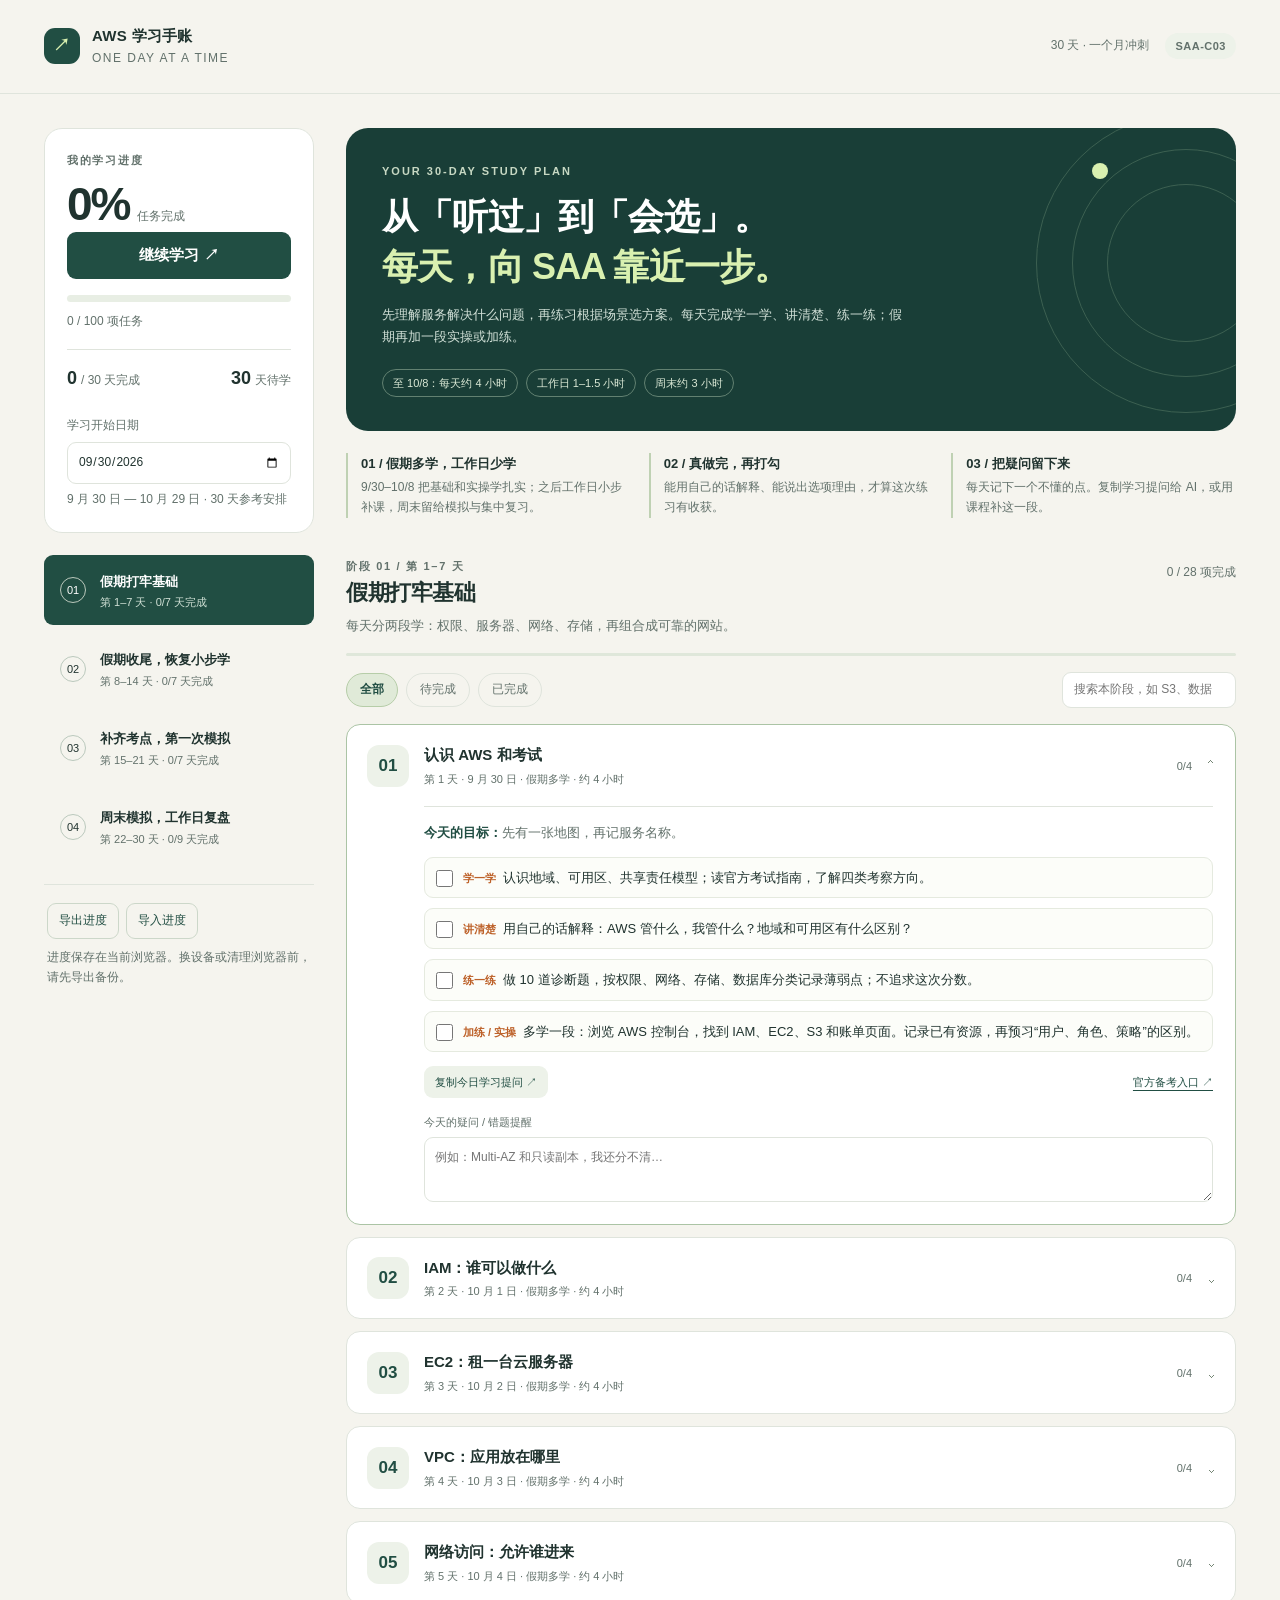
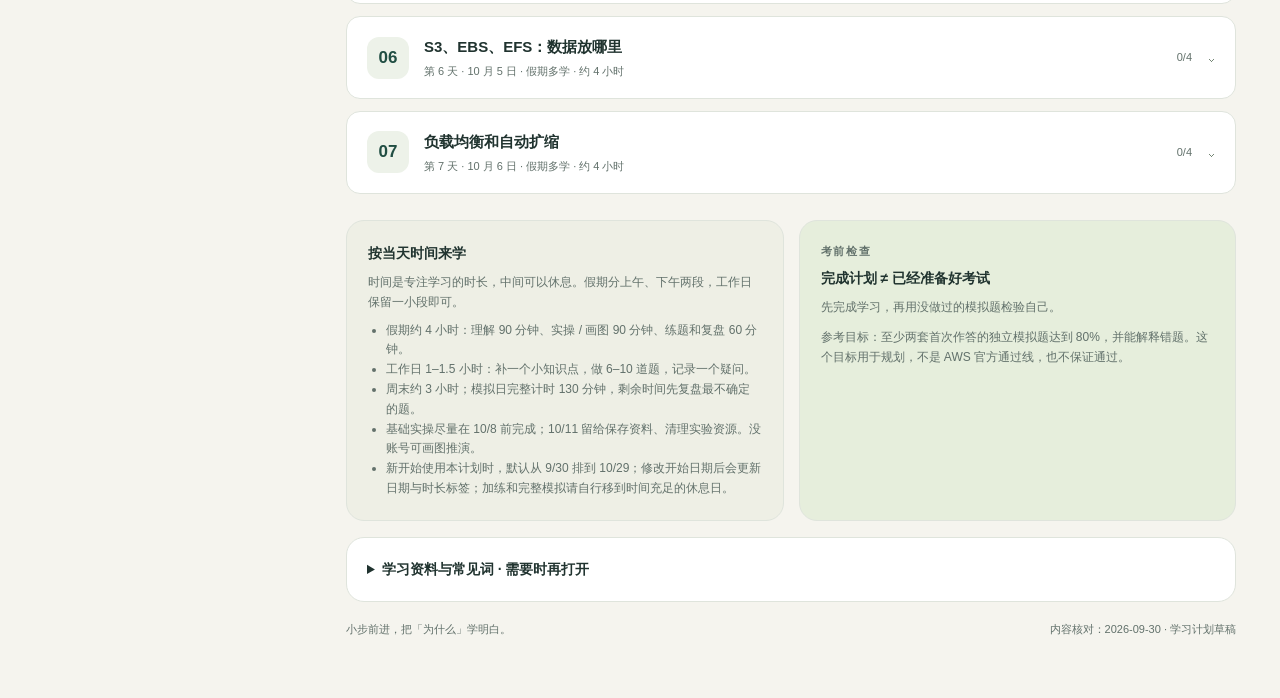
<file: index.html>
<!doctype html>
<html lang="zh-CN">
<head>
<meta charset="utf-8">
<meta name="viewport" content="width=device-width, initial-scale=1">
<meta name="theme-color" content="#193e37">
<title>AWS SAA · 30 天学习计划</title>
<style>
:root{--paper:#f5f4ee;--white:#fff;--ink:#20332f;--muted:#62716b;--green:#214e43;--lime:#d9f0b0;--line:#dfe4dc;--orange:#bd6129;--soft:#edf2e9;--radius:18px}
*{box-sizing:border-box}body{margin:0;background:var(--paper);color:var(--ink);font-family:-apple-system,BlinkMacSystemFont,"Segoe UI","PingFang SC","Microsoft YaHei",sans-serif;font-size:15px;line-height:1.65}button,input,select,textarea{font:inherit}button,a,input,select,textarea,summary{-webkit-tap-highlight-color:transparent}button{cursor:pointer}a{color:var(--green);text-underline-offset:4px}button:focus-visible,a:focus-visible,summary:focus-visible,input:focus-visible,select:focus-visible,textarea:focus-visible{outline:3px solid #88a968;outline-offset:4px}button{border:0}button:disabled{cursor:default;opacity:.65}h1,h2,h3,p{margin:0}button,input,select,textarea{border-radius:9px}header{max-width:1440px;margin:auto;padding:24px 44px;display:flex;align-items:center;justify-content:space-between;gap:20px;border-bottom:1px solid var(--line)}.brand{display:flex;align-items:center;gap:12px;font-weight:750;letter-spacing:.3px}.brand-icon{display:grid;place-items:center;width:36px;height:36px;border-radius:11px;background:var(--green);color:var(--lime);font-size:17px}.brand small{font-size:12px;color:var(--muted);font-weight:500;display:block;letter-spacing:1.5px}.header-meta{font-size:12px;color:var(--muted);display:flex;gap:16px;align-items:center}.pill{display:inline-flex;align-items:center;gap:6px;font-size:11px;font-weight:650;letter-spacing:.5px;padding:4px 10px;background:var(--soft);border-radius:100px}.layout{max-width:1440px;margin:auto;padding:34px 44px 60px;display:grid;grid-template-columns:270px minmax(0,1fr);gap:32px}.sidebar{align-self:start;position:sticky;top:24px}.side-card{background:var(--white);border:1px solid var(--line);border-radius:var(--radius);padding:22px}.eyebrow{font-size:11px;letter-spacing:1.7px;color:var(--muted);font-weight:700}.progress-number{display:flex;align-items:baseline;gap:8px;margin-top:8px}.progress-number strong{font-size:46px;line-height:1.2;letter-spacing:-2px}.progress-number span{color:var(--muted);font-size:12px}.track{height:7px;border-radius:100px;background:#e8eee4;overflow:hidden;margin:16px 0 10px}.track span{display:block;background:var(--green);height:100%;transition:width .2s}.small{font-size:12px;color:var(--muted)}.stats{display:flex;justify-content:space-between;margin:18px 0 22px;padding-top:14px;border-top:1px solid var(--line);font-size:12px;color:var(--muted)}.stats strong{color:var(--ink);font-size:18px;padding-right:4px}.primary{background:var(--green);color:white;padding:11px 18px;font-weight:600}.full{width:100%}.date-setting{display:block;margin-top:22px;font-size:12px;color:var(--muted)}.date-setting input{width:100%;background:white;border:1px solid var(--line);padding:9px 10px;margin:6px 0;color:var(--ink)}.week-nav{display:grid;gap:8px;margin:22px 0}.week-nav button{text-align:left;padding:13px 15px;background:transparent;border:1px solid transparent;color:var(--ink);display:grid;grid-template-columns:28px 1fr;gap:12px;align-items:center}.week-nav button:hover{background:#e8eee3}.week-nav button.active{background:var(--green);color:white}.week-nav button.active .small{color:#d0e0d5}.week-num{font-size:11px;border:1px solid #bac8bc;border-radius:50%;height:26px;width:26px;display:grid;place-items:center}.week-nav strong{font-size:13px;font-weight:650}.week-nav .small{display:block;font-size:11px}.utility{border-top:1px solid var(--line);padding:18px 3px 0}.utility-actions{display:flex;flex-wrap:wrap;gap:7px;margin-bottom:9px}.ghost{color:var(--green);border:1px solid #ccd7c9;background:transparent;padding:7px 11px;font-size:12px}.ghost:hover{background:var(--soft)}.hero{position:relative;overflow:hidden;background:#193e37;color:white;border-radius:22px;padding:34px 36px;min-height:240px}.hero .eyebrow{color:#c7d8c3;letter-spacing:2px}.hero h1{font-size:36px;line-height:1.4;letter-spacing:-.8px;position:relative;margin:12px 0}.hero h1 em{font-style:normal;color:var(--lime)}.hero p{max-width:530px;color:#d1e0d7;font-size:13px;position:relative}.hero-tags{display:flex;flex-wrap:wrap;gap:8px;margin-top:22px;position:relative}.hero-tags span{font-size:11px;padding:4px 10px;border:1px solid #628171;border-radius:100px;color:#dbe9d6}.orbit{position:absolute;width:300px;height:300px;border:1px solid #3c6051;border-radius:50%;right:-100px;top:-15px}.orbit:before,.orbit:after{content:"";position:absolute;border:1px solid #3c6051;border-radius:50%;inset:35px}.orbit:after{inset:70px}.orbit-dot{position:absolute;width:16px;height:16px;border-radius:50%;background:var(--lime);right:128px;top:35px}.intro{display:grid;grid-template-columns:1fr 1fr 1fr;gap:18px;padding:22px 0 26px}.intro-item{padding-left:13px;border-left:2px solid #bfd1b3}.intro strong{display:block;font-size:13px}.intro p{font-size:12px;color:var(--muted);margin-top:3px}.section-heading{display:flex;justify-content:space-between;gap:18px;align-items:flex-start;margin:13px 0 17px}.section-heading h2{font-size:22px;letter-spacing:-.4px}.section-heading p{font-size:13px;color:var(--muted);margin-top:4px}.section-count{white-space:nowrap;padding-top:6px;font-size:12px;color:var(--muted)}.week-meter{height:3px;background:#dfe7da;border-radius:5px;margin-top:12px}.week-meter span{display:block;background:#6d9164;height:100%;transition:width .2s}.filters{display:flex;gap:8px;margin:16px 0;align-items:center;flex-wrap:wrap}.filter{font-size:12px;background:transparent;border:1px solid var(--line);color:var(--muted);padding:6px 13px;border-radius:100px}.filter[aria-pressed=true]{background:#e0ead8;border-color:#b6cda8;color:var(--green);font-weight:600}.search{margin-left:auto;max-width:225px;min-width:120px;border:1px solid var(--line);padding:7px 11px;background:white;font-size:12px;color:var(--ink)}.days{display:grid;gap:12px}.day{background:white;border:1px solid var(--line);border-radius:14px;overflow:hidden;scroll-margin-top:24px}.day[open]{border-color:#abc4a5}.day.complete{background:#fcfdf9}.day summary{list-style:none;display:flex;gap:15px;align-items:center;cursor:pointer;padding:18px 20px}.day summary::-webkit-details-marker{display:none}.day-marker{flex-shrink:0;width:42px;height:42px;border-radius:12px;display:grid;place-items:center;background:var(--soft);color:var(--green);font-size:17px;font-weight:650}.day.complete .day-marker{background:var(--green);color:var(--lime)}.day-main{flex:1;min-width:0}.day-title{font-size:15px;font-weight:650}.day-meta{font-size:11px;color:var(--muted);margin-top:2px}.day-right{display:flex;align-items:center;gap:15px;font-size:11px;color:var(--muted);white-space:nowrap}.arrow{font-size:16px;color:#758675;display:block;transition:transform .2s}.day[open] .arrow{transform:rotate(180deg)}.day-body{padding:0 22px 22px 77px}.goal{font-size:13px;color:var(--muted);border-top:1px solid var(--line);padding-top:15px;margin-bottom:13px}.goal strong{color:var(--green)}.tasks{display:grid;gap:10px}.task{display:flex;align-items:flex-start;gap:10px;font-size:13px;padding:9px 11px;border:1px solid #e5eadf;border-radius:9px;cursor:pointer;background:#fcfdf9}.task:hover{background:#f1f6e9}.task input{width:17px;height:17px;accent-color:var(--green);margin:3px 0 0;flex-shrink:0;cursor:pointer}.task input:checked+span{color:#6c7d67;text-decoration:line-through;text-decoration-color:#a6b69e}.task b{font-size:11px;display:inline-block;color:var(--orange);margin-right:7px;font-weight:650}.tools{display:flex;align-items:center;justify-content:space-between;gap:8px;flex-wrap:wrap;margin-top:14px}.tools a{font-size:11px}.copy{font-size:11px;padding:7px 11px;background:#edf2e9;color:var(--green)}.notes-label{font-size:11px;color:var(--muted);display:block;margin-top:15px}.note{width:100%;border:1px solid var(--line);padding:10px;resize:vertical;min-height:65px;background:#fff;font-size:12px;display:block;margin-top:5px;color:var(--ink)}.mock{padding:12px 14px;border-radius:10px;background:#f4f2e6;margin-top:14px;font-size:12px}.mock input[type=number]{width:66px;border:1px solid #d2d4c7;background:white;padding:4px 7px;color:var(--ink);margin:0 4px}.fresh{display:block;margin-top:8px}.fresh input{accent-color:var(--green);vertical-align:middle}.score-result{margin-left:10px;font-size:11px;color:var(--muted)}.empty{padding:35px;text-align:center;border:1px dashed var(--line);border-radius:14px;font-size:13px;color:var(--muted)}.bottom-grid{display:grid;grid-template-columns:1fr 1fr;gap:15px;margin:26px 0 16px}.guide-card{border:1px solid var(--line);background:#eeefe5;border-radius:var(--radius);padding:21px}.guide-card h3{font-size:14px;margin-bottom:8px}.guide-card p,.guide-card li{font-size:12px;color:var(--muted)}.guide-card ul{margin:8px 0 0;padding-left:18px}.readiness{background:#e6eedc}.readiness strong{font-size:13px;color:var(--green)}.resource-box{border:1px solid var(--line);border-radius:var(--radius);background:white;padding:20px}.resource-box summary{cursor:pointer;font-size:14px;font-weight:650}.resource-links{display:grid;grid-template-columns:1fr 1fr;gap:12px;margin:15px 0}.resource-links a{font-size:12px}.resource-box p{font-size:12px;color:var(--muted)}.glossary{display:grid;grid-template-columns:1fr 1fr;gap:10px;margin:16px 0}.glossary div{background:var(--soft);padding:11px;border-radius:9px;font-size:12px}.glossary strong{display:block;color:var(--green)}footer{font-size:11px;color:var(--muted);padding-top:18px;display:flex;justify-content:space-between;gap:14px}.toast{position:fixed;bottom:24px;left:50%;transform:translateX(-50%);background:var(--green);color:white;border-radius:12px;padding:12px 20px;box-shadow:0 6px 30px #0002;z-index:20;max-width:90vw;font-size:13px}.storage-warning{background:#fff0df;border:1px solid #e3bd96;padding:13px 16px;border-radius:12px;font-size:13px;margin-bottom:15px;color:#7a421b}.hidden,[hidden]{display:none!important}.skip{position:fixed;top:-100px;left:20px;background:white;padding:12px;z-index:30}.skip:focus{top:10px}dialog{border:1px solid var(--line);border-radius:18px;max-width:560px;width:calc(100% - 36px);padding:26px;color:var(--ink);background:var(--paper)}dialog::backdrop{background:#102b2666}dialog h2{font-size:19px;margin-bottom:10px}dialog p{font-size:13px;color:var(--muted)}dialog textarea{width:100%;min-height:200px;margin:15px 0;border:1px solid var(--line);padding:12px;background:white;font-size:13px;color:var(--ink)}.dialog-actions{display:flex;justify-content:flex-end;gap:8px}.field-label{font-size:12px;color:var(--muted)}
@media(min-width:1300px){.hero h1{font-size:40px}}
@media(max-width:1000px){header{padding:20px 26px}.layout{padding:26px;grid-template-columns:230px minmax(0,1fr);gap:23px}.hero{padding:27px}.hero h1{font-size:29px}.intro{gap:10px}.day-body{padding-left:22px}.day-title{font-size:14px}}
@media(max-width:740px){header{padding:16px 20px}.header-meta .version-date{display:none}.layout{display:block;padding:20px}.sidebar{position:static}.side-card{padding:18px}.side-top{display:flex;align-items:center;justify-content:space-between;gap:15px}.progress-number strong{font-size:34px}.progress-number{margin:2px 0}.side-card .track{margin:10px 0 6px}.stats{margin:8px 0 0;padding-top:8px}.side-card .primary{width:auto;white-space:nowrap;font-size:12px;padding:10px 12px}.date-setting{margin-top:12px}.date-setting input{width:auto;margin-left:9px;padding:5px 8px}.week-nav{grid-template-columns:1fr 1fr;gap:6px;margin:14px 0}.week-nav button{padding:9px;gap:7px;background:#eaf0e3}.week-nav .small{font-size:10px}.utility{padding:8px 0 16px;border-top:0}.utility-actions{margin-bottom:5px}.hero{padding:25px;min-height:220px}.hero h1{font-size:28px}.hero p{font-size:12px}.orbit{right:-160px}.orbit-dot{right:64px}.intro{grid-template-columns:1fr;padding:18px 0;gap:12px}.section-heading h2{font-size:20px}.day summary{padding:14px;gap:10px}.day-marker{width:36px;height:36px;font-size:15px;border-radius:10px}.day-right{gap:8px}.day-body{padding:0 14px 16px}.goal,.task{font-size:12px}.search{flex:1;max-width:none;width:100%;margin-left:0;flex-basis:100%}.bottom-grid{grid-template-columns:1fr}.resource-links,.glossary{grid-template-columns:1fr}footer{display:block}footer span{display:block;margin-top:4px}.section-count{font-size:11px}}
@media(prefers-reduced-motion:reduce){*{transition:none!important;scroll-behavior:auto!important}}
@media print{body{background:white;font-size:12px}.sidebar,header,.hero,.intro,.filters,.tools,.utility,.toast,dialog,.skip,footer{display:none!important}.layout{display:block;padding:0}.day{break-inside:avoid;margin-bottom:10px}.day-body{display:block!important;padding-left:20px}.day summary{padding:10px}.day-right .arrow{display:none}.bottom-grid{display:block}.guide-card{margin-top:12px}.note{min-height:45px}.resource-box{margin-top:15px}}
</style>
</head>
<body>
<a class="skip" href="#plan">跳到学习任务</a>
<header>
 <div class="brand"><span class="brand-icon" aria-hidden="true">↗</span><div>AWS 学习手账<small>ONE DAY AT A TIME</small></div></div>
 <div class="header-meta"><span class="version-date">30 天 · 一个月冲刺</span><span class="pill">SAA-C03</span></div>
</header>
<div class="layout">
 <aside class="sidebar" aria-label="学习进度与周计划">
  <div class="side-card">
   <div class="side-top"><div><div class="eyebrow">我的学习进度</div><div class="progress-number"><strong id="total-percent">0%</strong><span>任务完成</span></div></div><button class="primary full" id="continue">继续学习 ↗</button></div>
   <div class="track" role="progressbar" aria-label="全部任务完成度" aria-valuemin="0" aria-valuemax="100" aria-valuenow="0" id="overall-track"><span style="width:0%"></span></div>
   <div class="small" id="total-tasks">正在载入任务…</div>
   <div class="stats"><span><strong id="completed-days">0</strong>/ 30 天完成</span><span><strong id="remaining-days">30</strong>天待学</span></div>
   <label class="date-setting">学习开始日期<input type="date" id="start-date" min="2020-01-01" max="2100-12-01"></label>
   <p class="small" id="date-range"></p>
  </div>
  <nav class="week-nav" aria-label="选择学习阶段" id="week-nav"></nav>
  <div class="utility">
   <div class="utility-actions"><button class="ghost" id="export">导出进度</button><button class="ghost" id="import">导入进度</button></div>
   <p class="small" id="save-status" role="status">进度保存在当前浏览器。换设备或清理浏览器前，请先导出备份。</p>
   <input hidden type="file" id="import-file" accept="application/json,.json">
  </div>
 </aside>
 <main id="plan">
  <div class="storage-warning" id="storage-warning" role="alert" hidden>浏览器无法保存进度。当前仍可打勾，请及时导出备份，关闭页面前确认已导出。</div>
  <section class="hero" aria-label="学习计划简介">
   <div class="orbit" aria-hidden="true"></div><div class="orbit-dot" aria-hidden="true"></div>
   <div class="eyebrow">YOUR 30-DAY STUDY PLAN</div>
   <h1>从「听过」到「会选」。<br><em>每天，向 SAA 靠近一步。</em></h1>
   <p>先理解服务解决什么问题，再练习根据场景选方案。每天完成学一学、讲清楚、练一练；假期再加一段实操或加练。</p>
   <div class="hero-tags"><span>至 10/8：每天约 4 小时</span><span>工作日 1–1.5 小时</span><span>周末约 3 小时</span></div>
  </section>
  <div class="intro">
   <div class="intro-item"><strong>01 / 假期多学，工作日少学</strong><p>9/30–10/8 把基础和实操学扎实；之后工作日小步补课，周末留给模拟与集中复习。</p></div>
   <div class="intro-item"><strong>02 / 真做完，再打勾</strong><p>能用自己的话解释、能说出选项理由，才算这次练习有收获。</p></div>
   <div class="intro-item"><strong>03 / 把疑问留下来</strong><p>每天记下一个不懂的点。复制学习提问给 AI，或用课程补这一段。</p></div>
  </div>
  <section aria-labelledby="week-title">
   <div class="section-heading"><div><div class="eyebrow" id="week-kicker"></div><h2 id="week-title"></h2><p id="week-description"></p></div><span class="section-count" id="week-count"></span></div>
   <div class="week-meter" aria-hidden="true"><span id="week-bar" style="width:0%"></span></div>
   <div class="filters" aria-label="筛选学习任务"><button class="filter" data-filter="all" aria-pressed="true">全部</button><button class="filter" data-filter="pending" aria-pressed="false">待完成</button><button class="filter" data-filter="complete" aria-pressed="false">已完成</button><input class="search" id="search" type="search" aria-label="搜索本阶段的主题与任务" placeholder="搜索本阶段，如 S3、数据库…"></div>
   <div class="days" id="days"></div>
  </section>
  <div class="bottom-grid">
   <section class="guide-card"><h3>按当天时间来学</h3><p>时间是专注学习的时长，中间可以休息。假期分上午、下午两段，工作日保留一小段即可。</p><ul><li>假期约 4 小时：理解 90 分钟、实操 / 画图 90 分钟、练题和复盘 60 分钟。</li><li>工作日 1–1.5 小时：补一个小知识点，做 6–10 道题，记录一个疑问。</li><li>周末约 3 小时；模拟日完整计时 130 分钟，剩余时间先复盘最不确定的题。</li><li>基础实操尽量在 10/8 前完成；10/11 留给保存资料、清理实验资源。没账号可画图推演。</li><li>新开始使用本计划时，默认从 9/30 排到 10/29；修改开始日期后会更新日期与时长标签；加练和完整模拟请自行移到时间充足的休息日。</li></ul></section>
   <section class="guide-card readiness"><div class="eyebrow">考前检查</div><h3 style="margin-top:7px">完成计划 ≠ 已经准备好考试</h3><p id="readiness-text">先完成学习，再用没做过的模拟题检验自己。</p><p style="margin-top:10px">参考目标：至少两套首次作答的独立模拟题达到 80%，并能解释错题。这个目标用于规划，不是 AWS 官方通过线，也不保证通过。</p></section>
  </div>
  <details class="resource-box"><summary>学习资料与常见词 · 需要时再打开</summary>
   <div class="resource-links">
    <a href="https://docs.aws.amazon.com/aws-certification/latest/solutions-architect-associate-03.html" target="_blank" rel="noopener noreferrer">AWS 官方 SAA-C03 考试指南 ↗</a>
    <a href="https://aws.amazon.com/certification/certified-solutions-architect-associate/" target="_blank" rel="noopener noreferrer">官方练习题与备考入口 ↗</a>
    <a href="https://www.udemy.com/course/aws-certified-solutions-architect-associate-saa-c03/" target="_blank" rel="noopener noreferrer">Stéphane Maarek 主课程（可选）↗</a>
    <a href="https://docs.aws.amazon.com/" target="_blank" rel="noopener noreferrer">AWS 服务文档：核对功能和限制 ↗</a>
   </div>
   <p>模拟题优先使用官方或正规独立练习题。AI 出题适合检查理解，难度和分数不能直接代表真实考试。</p>
   <div class="glossary">
    <div><strong>Region / AZ · 地域 / 可用区</strong>地域是一片地理区域；一个地域里有多个彼此隔离的可用区。练习解释“放在多个可用区”有什么用。</div>
    <div><strong>高可用 / 可扩展</strong>高可用：局部出故障时仍能提供服务。可扩展：用户变多时，系统能增加处理能力。</div>
    <div><strong>托管 / Serverless</strong>托管：AWS 帮你管理部分工作。Serverless：你无需直接管理服务器，但仍要管理代码、配置和权限。</div>
    <div><strong>RTO / RPO · 恢复目标</strong>RTO：最多能停多久。RPO：最多能丢失多长时间的数据。选灾备方案前，先问清这两个要求。</div>
   </div>
   <p>考试范围：安全 30% · 弹性 26% · 高性能 24% · 成本优化 20%。计划按主题学习，四类要求会交叉出现。以报考时的官方指南为准。</p>
   <p style="margin-top:10px">作息按你的安排：9/30–10/8 都可多学；之后周末多学、工作日少学。10/10 按调休工作日安排。<a href="https://www.gov.cn/zhengce/zhengceku/202511/content_7047091.htm" target="_blank" rel="noopener noreferrer">2026 年官方调休安排 ↗</a>。若当天临时有事，任务可顺延；完整模拟需要单独留出 3 小时。</p>
  </details>
  <footer><span>小步前进，把「为什么」学明白。</span><span>内容核对：2026-09-30 · 学习计划草稿</span></footer>
 </main>
</div>
<div id="toast" class="toast" role="status" hidden></div>
<dialog id="prompt-dialog" aria-labelledby="prompt-heading"><h2 id="prompt-heading">把这个提问发给 AI</h2><p>先听讲，再自己回答。碰到重要功能或限制，让 AI 给出 AWS 官方文档依据。</p><label class="field-label" for="prompt-content">今日学习提问</label><textarea id="prompt-content" readonly></textarea><div class="dialog-actions"><button class="ghost" id="close-prompt">关闭</button><button class="primary" id="copy-prompt">复制文字</button></div></dialog>
<noscript><p style="padding:30px">请开启浏览器 JavaScript，才能查看每日计划、打勾和保存进度。</p></noscript>
<script>
'use strict';
const weeks = [
 {name:'假期打牢基础',range:'第 1–7 天',description:'每天分两段学：权限、服务器、网络、存储，再组合成可靠的网站。',goal:'基础实操尽量趁假期完成。'},
 {name:'假期收尾，恢复小步学',range:'第 8–14 天',description:'假期最后两天学数据库和 Lambda；工作日减量，周日整理实操与笔记。',goal:'把新学到的服务连成简单架构。'},
 {name:'补齐考点，第一次模拟',range:'第 15–21 天',description:'工作日学安全、灾备和成本；周六完整模拟，周日学迁移，随后按错题补课。',goal:'用第一套陌生题找到真实弱项。'},
 {name:'周末模拟，工作日复盘',range:'第 22–30 天',description:'周末做两次完整模拟；工作日补弱项、整理笔记，最后确认考试安排。',goal:'根据模拟表现决定是否适合赴考。'}
];
// 每天三项基础任务；假期与实操收尾日增加一项练习。内容可通过 AI、视频或官方文档学习。
const topics = [
 ['认识 AWS 和考试','AWS 基础','先有一张地图，再记服务名称。',
  '认识地域、可用区、共享责任模型；读官方考试指南，了解四类考察方向。',
  '用自己的话解释：AWS 管什么，我管什么？地域和可用区有什么区别？',
  '做 10 道诊断题，按权限、网络、存储、数据库分类记录薄弱点；不追求这次分数。'],
 ['IAM：谁可以做什么','权限','分清“身份”和“允许做的事”。',
  '学习用户、组、角色、策略和 MFA；理解最小权限、临时凭证、显式拒绝。',
  '解释：EC2 访问 S3 为什么适合使用角色？为什么不把长期密钥写进代码？',
  '画出“应用 → 角色 → S3”的访问关系，练 8 道权限题；有账号可验证只读权限。'],
 ['EC2：租一台云服务器','计算','能根据负载选择服务器与购买方式。',
  '学习 EC2、AMI、实例类型；比较按需、Spot、Reserved Instances 和 Savings Plans。',
  '解释：稳定运行的网站、可中断的批处理，各适合哪种购买方式？承诺折扣和容量预留有什么区别？',
  '练 8 道计算与成本题；有账号可观察 EC2 配置页，确认费用后再决定是否创建并清理。'],
 ['VPC：应用放在哪里','网络','看懂流量进入和离开网络的路线。',
  '学习 VPC、CIDR、公有 / 私有子网、路由表、Internet Gateway 和 NAT Gateway。',
  '解释：私有子网中的服务器如何主动访问互联网？“公有子网”是否等于所有资源可被外部访问？',
  '画一个包含公有子网和私有子网的网站，标出每条路由；练 8 道网络题。'],
 ['网络访问：允许谁进来','网络 / 安全','分清访问控制和不同连接方式。',
  '比较安全组和网络 ACL；认识 VPC Endpoint、Peering、Transit Gateway、VPN、Direct Connect 和 PrivateLink。',
  '解释：安全组和网络 ACL 的返回流量处理有何不同？访问 S3 为什么可以考虑 VPC Endpoint？',
  '做 10 道网络题；画出公司网络连接 AWS 的两种方案，写下各自适用条件。'],
 ['S3、EBS、EFS：数据放哪里','存储','按对象、块、文件三种需求选存储。',
  '学习 S3、EBS、EFS、FSx 的用途；认识 S3 版本控制、存储类别、生命周期、复制和加密。',
  '解释：图片、EC2 磁盘、多个应用共享文件，分别用什么？归档前为何要考虑取回时间和费用？',
  '练 10 道存储题；有账号可创建私有 S3 桶并上传 / 下载小文件，完成后删除实验资源。'],
 ['第一周回顾与补课','回顾','把零散服务连成一个简单架构。',
  '回顾 IAM、EC2、VPC 和存储，只重学诊断与练习中不懂的部分。',
  '不看笔记，画出“用户 → 网站服务器 → 私有数据”的关系，并解释权限和网络路径。',
  '做 20 道混合题，记录答错和猜对的题；列出下周要补的三个问题。'],
 ['负载均衡和自动扩缩','高可用 / 扩展','用户变多或服务器坏掉时，网站仍能工作。',
  '比较 ALB、NLB、GWLB；学习健康检查、Auto Scaling、多可用区和无状态应用。',
  '解释：负载均衡器与 Auto Scaling 分别解决什么？为什么把会话只放在一台 EC2 上会有问题？',
  '把第 7 天的网站改成多可用区架构，练 10 道扩缩容题；有账号再选择是否实操并清理。'],
 ['RDS 和 Aurora：关系型数据库','数据库','区分“防故障”和“提高读取能力”。',
  '学习 RDS、Aurora、备份恢复、Multi-AZ、只读副本和 RDS Proxy；注意不同部署类型的差别。',
  '解释：业务要求故障后继续服务、读取请求太多，各应优先考虑什么？不要把所有 Multi-AZ 形式混为一谈。',
  '练 10 道数据库题，分别标出可用性、读写性能、连接数量这三类需求。'],
 ['DynamoDB 与缓存','数据库 / 性能','根据数据访问方式选数据库，而不只看容量。',
  '学习 DynamoDB 分区键、按需 / 预置容量、索引和 Global Tables；比较 DAX 与 ElastiCache。',
  '解释：购物车数据为什么可能适合 DynamoDB？缓存能缓解什么问题，为什么还要考虑过期和一致性？',
  '做 10 道数据库与缓存题，整理 RDS / DynamoDB / ElastiCache 的使用场景。'],
 ['SQS、SNS、EventBridge：让应用松耦合','消息','组件不用互相等待，才能各自扩展。',
  '学习队列、发布订阅、事件路由；比较 SQS 标准 / FIFO、死信队列与可见性超时。',
  '解释：订单处理排队、多方同时收通知、按事件规则触发任务，分别更适合什么服务？',
  '画出“下单 → 队列 → 处理订单”的流程，练 10 道消息题并标出重复处理与顺序要求。'],
 ['Lambda、API Gateway 与工作流','无服务器','按请求运行代码，用托管服务减少服务器管理。',
  '认识 Lambda、API Gateway、Step Functions 和 Cognito；学习并发、重试和执行时间限制的影响。',
  '解释：短时请求和长时间后台任务为什么可能需要不同方案？Step Functions 如何串起多个步骤？',
  '设计一个“上传图片后自动处理”的流程，练 10 道无服务器题；关键限制查官方文档。'],
 ['Route 53、CloudFront 与监控','网络 / 运维','让用户找到服务、访问更快，并发现异常。',
  '学习 Route 53 路由策略和健康检查；比较 CloudFront / Global Accelerator；区分 CloudWatch / CloudTrail / Config。',
  '解释：DNS、内容缓存、流量加速分别解决什么？监控指标、操作审计、配置记录用哪个服务？',
  '为跨地区网站选择 DNS 与加速方案，练 10 道网络和监控题，并写一条告警思路。'],
 ['第二周回顾：设计一个购物网站','回顾','把应用、数据库、缓存和队列连起来。',
  '复习第 8–13 天，整理最容易混淆的五组服务。',
  '画购物网站：分流、扩容、数据库、订单队列、图片存储；解释每个选择解决什么问题。',
  '做 25 道混合题，给错题标上安全、弹性、性能或成本；本周没学会的内容先补齐。'],
 ['加密、密钥和应用安全','安全','保护数据、凭证和面向外部的应用。',
  '学习 KMS、ACM、Secrets Manager、Parameter Store；比较 WAF、Shield、GuardDuty 和 Macie 的用途。',
  '解释：存储加密、传输加密、密码轮换各管什么？KMS 密钥权限为什么也要单独考虑？',
  '做 15 道安全题，把防护需求分成“挡攻击、发现威胁、找敏感数据、保管秘密”。'],
 ['多账号、容器和自动部署','治理 / 计算','知道何时用组织管理，何时选容器。',
  '认识 Organizations、SCP、IAM Identity Center、Control Tower；比较 ECS / EKS / Fargate，认识 CloudFormation。',
  '解释：SCP 会直接授予权限吗？Fargate 帮你省去什么管理工作？为什么用模板部署架构？',
  '练 12 道治理和计算题；给“多团队多账号”和“已有容器应用”各写一个简单方案。'],
 ['数据迁移、混合存储与分析','数据','分清搬文件、搬数据库、收流数据和查询数据。',
  '比较 DataSync、Storage Gateway、Transfer Family、DMS 和迁移规划工具；认识 Kinesis、Firehose、Glue、Athena、EMR、Redshift、Lake Formation 与 Amazon Quick。',
  '解释：同步文件、迁移数据库、处理实时日志、查询 S3 数据，为什么需要不同工具？',
  '练 12 道迁移与分析题，画一条“收日志 → 存 S3 → 转格式 → 查询”的数据路径。'],
 ['备份和灾难恢复','弹性','按允许停机多久、允许丢多少数据来选恢复方案。',
  '学习 RTO / RPO、AWS Backup；比较备份恢复、Pilot Light、Warm Standby 与多站点同时运行。',
  '解释：跨可用区和跨地域分别防什么问题？为什么最贵的灾备方案不一定最适合？',
  '给一个“最多停 1 小时、最多丢 15 分钟数据”的业务比较方案，练 12 道灾备题并核对条件。'],
 ['成本优化：先满足需求，再省钱','成本','同时考虑运行、存储、请求和数据传输的费用。',
  '复习购买方式、存储生命周期、数据库容量和跨区传输；认识 Budgets、Cost Explorer 与成本标签。',
  '解释：可中断批处理怎么省钱？归档有什么取回代价？为什么一个 NAT 的成本选择可能影响可用性？',
  '做 15 道成本题，每题先写不可牺牲的要求，再排除只便宜但不满足需求的选项。'],
 ['专项场景题：学会排除','练题','先找到决定答案的条件，再看服务名字。',
  '整理服务对比表：S3 / EBS / EFS、ALB / NLB、RDS / DynamoDB、SQS / SNS、VPN / Direct Connect。',
  '解释题目中的关键词：最少运维、最低成本、容错、低延迟、不可修改代码。给每个词举一个例子。',
  '做 25 道场景题，先写答案理由再看解析；把猜对的题也加入复盘。'],
 ['第三周回顾与查漏','回顾','补薄弱点，给全真模拟留出时间。',
  '回顾安全、灾备、迁移和成本；对照官方考试范围检查遗漏，额外服务先了解用途和适用场景。',
  '不看笔记讲解本周三个难点；每个难点举一个该用和一个不该用的例子。',
  '做 25 道混合题，选出两个最弱主题；准备三套未做过、带解析的独立模拟题。'],
 ['第一次限时模拟：找问题','模拟考试','完整走一遍考试节奏，重点找出真实弱项。',
  '准备未做过的 65 题模拟卷，设 130 分钟；关闭笔记，中途不查资料。',
  '完成全部题目，记录不确定的题、是否做完，以及剩余时间；不要边答边看解析。',
  '核对解析，记录成绩；按知识不会、读漏条件、服务混淆、时间不足分类错题。'],
 ['修补弱项一','补课','先修最常出错的一类问题。',
  '选第 22 天错题最多的主题，重学相关服务与官方文档；只补具体缺口。',
  '挑三道错题，用自己的话解释正确答案和每个错误选项；说不清的继续补。',
  '做 15 道该主题的新题验证理解；保存最容易忘的三条结论。'],
 ['修补弱项二','补课','修第二类弱点，特别关注网络与权限条件。',
  '选第二个弱主题，检查是否把可用性、性能或成本混为一谈。',
  '把该主题画成一个小架构图，解释数据怎么走、权限怎么给、故障时怎么办。',
  '做 15 道新的专项题，与第一次模拟对比错误类型是否减少。'],
 ['混合练习与考场节奏','练题','让选择流程稳定下来。',
  '复习服务对比表和高频错题，把笔记压缩成一页关键词。',
  '练习答题顺序：读需求 → 找硬条件 → 排除不满足的方案 → 比较剩余方案；难题先标记。',
  '限时 60 分钟做 30 道新混合题，检查速度与理由；明天的模拟卷保留到正式计时。'],
 ['第二次限时模拟：验证进步','模拟考试','用新题检验补课效果。',
  '换一套未做过的 65 题模拟卷，完整计时 130 分钟，不查资料。',
  '完成所有题目，标记猜测与不确定的题；尽量留出回看时间。',
  '记录成绩、复盘所有错题和猜对题；比较第一次模拟，写下仍未解决的两项问题。'],
 ['最后补课：把两个问题解决','补课','把精力放在还不稳的知识上。',
  '针对第 26 天的两个问题补课，核对关键服务条件、限制与配置。',
  '把每个问题写成“看到什么需求 → 考虑什么方案 → 必须确认什么条件”。',
  '各做 8 道新题验证，回看第一周以来的疑问；第三套模拟卷今天不提前做。'],
 ['第三次限时模拟：考前检验','模拟考试','检查稳定性，而不只看最好的一次成绩。',
  '再换一套未做过的 65 题模拟卷，按 130 分钟完整作答；用独立题源检验水平。',
  '完成作答并核对解析，记录成绩；检查是否仍因同一类原因反复出错。',
  '综合三次模拟：参考至少两套首次作答达到 80%，能解释错题且时间够用；达不到就优先补课。'],
 ['决定考试安排','准备','根据真实表现决定赴考或延后。',
  '回顾一页笔记：权限、网络、存储、数据库、消息、高可用、灾备和成本，不再大范围加新内容。',
  '检查最近两次模拟、错题理由和答题时间；薄弱点仍明显就调整考试日期，避免只因计划打满勾而赴考。',
  '确认预约、证件姓名、考试语言与时间；线下确认路线，线上按考点要求做系统测试和环境准备。'],
 ['轻复习与休息','收尾','用清醒的状态完成最后一步。',
  '轻读一页笔记和常错服务对比，复述三个最容易混淆的概念。',
  '确认考试安排和证件，准备好路线或线上环境；保留足够睡眠。',
  '若尚未准备好，写下下一阶段的两个学习目标；已赴考则待收到正式结果后再记录，不把计划完成当作通过。']
].map((row,i)=>({id:i+1,title:row[0],tag:row[1],goal:row[2],tasks:row.slice(3),mock:[22,26,28].includes(i+1)}));
// id 是原版主题编号：重排日期时，已有勾选、笔记和成绩仍对应同一个主题。
const scheduleOrder=[1,2,3,4,5,6,8,9,12,10,7,11,13,14,15,18,19,22,17,23,24,16,20,21,26,28,27,25,29,30];
const extraPractice={
 1:'多学一段：浏览 AWS 控制台，找到 IAM、EC2、S3 和账单页面。记录已有资源，再预习“用户、角色、策略”的区别。',
 2:'实操 / 画图：查看 IAM 角色的信任关系和权限策略，理解“谁能使用这个角色”与“角色能做什么”；练习解释 EC2 如何获得访问 S3 的权限。',
 3:'实操 / 画图：选一台适合小实验的 EC2，确认预计费用后体验启动、停止、终止；观察 EBS 的保留选项，结束后清理本次实验的磁盘与地址。',
 4:'实操 / 画图：在控制台查看子网、路由表和安全组，画出一条完整网络路径；先用图理解 NAT，不必创建 NAT Gateway。',
 5:'多练一段：给“公网网站、私有数据库、公司访问 AWS”各画一张图，再练 10 道新题；每条路由和访问规则都说清用途。',
 6:'实操 / 画图：用私有 S3 桶上传两个小文件，体验版本控制，再比较 EBS / EFS；结束后清理本次实验桶内的文件和历史版本。',
 8:'多练一段：把前面的网站改成两台服务器、跨可用区、前置 ALB，并说明扩缩容规则；先画图推演，有余力再确认费用后验证。',
 9:'多学一段：观察 RDS 配置页，比较 Multi-AZ、只读副本和备份，不必提交创建；再用三个业务场景选择方案并解释理由。',
 12:'实操 / 画图：运行一个简单 Lambda 测试事件，查看执行结果和日志；认识 SQS 如何接收任务。结束后清理本次实验的函数及相关实验日志。',
 11:'周日收尾：保存实验截图和笔记，确认哪些资源属于本次实验并清理；已有业务资源先确认用途。按账号页面标注的 10/12 到期日，尽量在 10/11 完成。'
};
const lighterPractice={
 10:'做 6 道数据库与缓存题，只整理 RDS / DynamoDB / ElastiCache 三者各适合什么情况。',
 7:'做 10 道核心混合题，记录答错和猜对的题；只补一个最不懂的知识点。',
 13:'为一个跨地区网站画 DNS 和内容缓存方案，做 6 道网络题；监控服务先记清用途。',
 14:'做 8 道混合题，按安全、弹性、性能或成本分类；把不懂的点列入后续补课。',
 15:'做 8 道安全题；优先讲清 KMS、证书和密码管理，其余安全服务先了解用途。',
 18:'比较两种灾备方案，做 8 道题；先根据 RTO / RPO 排除不满足要求的方案。',
 19:'做 8 道成本题，每题先写不可牺牲的要求，再比较购买方式、存储与传输费用。',
 23:'做 8 道这个主题的新题验证理解；记录两条最容易忘的结论。',
 24:'做 8 道第二个弱主题的新题；看同一种错误是否还在重复。',
 16:'做 6 道治理和计算题；各写一个多账号管理与容器部署的简单方案。',
 20:'做 10 道新场景题，先说需求和答案理由再看解析；猜对的题也复盘。',
 21:'做 10 道混合题，检查两项最弱主题；确认周末还有两套未做过的模拟题。',
 27:'每个问题各做 5 道新题验证；重点解决最近两次模拟仍不稳定的内容。',
 25:'用 40 分钟做 20 道新混合题，剩余时间核对理由；复习最常混淆的服务。'
};
const plan=scheduleOrder.map((id,i)=>{const topic=topics.find(t=>t.id===id),tasks=[...topic.tasks];if(lighterPractice[id])tasks[2]=lighterPractice[id];if(extraPractice[id])tasks.push(extraPractice[id]);return {...topic,day:i+1,week:i<7?0:i<14?1:i<21?2:3,tasks};});
const dayByTopic=id=>plan.find(d=>d.id===id).day;
for(const d of plan){d.tasks=d.tasks.map(t=>t.replace(/第 (7|22|26) 天/g,(_,id)=>`第 ${dayByTopic(Number(id))} 天`));}
plan.find(d=>d.id===8).tasks[2]='把前面画的网站改成多可用区架构，练 10 道扩缩容题；有账号可在确认费用后选择是否验证并清理。';
plan.find(d=>d.id===14).tasks[0]='快速回顾假期以来的核心服务，优先整理数据库、缓存、Lambda、队列和 DNS 的区别。';
plan.find(d=>d.id===16).tasks[0]='先理解 Organizations / SCP 的权限边界，以及 ECS / EKS / Fargate 的用途；Identity Center、Control Tower、CloudFormation 先了解分别解决什么问题。';
plan.find(d=>d.id===27).tasks[0]='选最近两次模拟中仍不稳定的两个问题，核对相关服务的关键条件、限制与配置。';
const TOTAL_TASKS=plan.reduce((n,d)=>n+d.tasks.length,0);
const STORAGE_KEY='aws-saa-study-plan-v1';
const $=id=>document.getElementById(id);
const labels=['学一学','讲清楚','练一练','加练 / 实操'];
const docBase='https://docs.aws.amazon.com/aws-certification/latest/solutions-architect-associate-03/';
function taipeiToday(){const parts=new Intl.DateTimeFormat('en-CA',{timeZone:'Asia/Taipei',year:'numeric',month:'2-digit',day:'2-digit'}).formatToParts(new Date());const get=t=>parts.find(p=>p.type===t).value;return `${get('year')}-${get('month')}-${get('day')}`;}
function dateOK(value){return typeof value==='string'&&/^\d{4}-\d{2}-\d{2}$/.test(value)&&value>='2020-01-01'&&value<='2100-12-01'&&new Date(value+'T00:00:00Z').toISOString().slice(0,10)===value;}
function initialState(){return {version:1,startDate:'2026-09-30',tasks:{},notes:{},scores:{}};}
function validateState(data){
 if(!data||data.version!==1||!dateOK(data.startDate)||typeof data.tasks!=='object'||!data.tasks||Array.isArray(data.tasks)||typeof data.notes!=='object'||!data.notes||Array.isArray(data.notes)||typeof data.scores!=='object'||!data.scores||Array.isArray(data.scores))throw new Error('这不是有效的学习进度备份。');
 const result=initialState();result.startDate=data.startDate;
 for(const d of plan){for(let i=0;i<d.tasks.length;i++){const key=`${d.id}-${i}`;if(Object.hasOwn(data.tasks,key)){if(typeof data.tasks[key]!=='boolean')throw new Error('任务数据格式不正确。');result.tasks[key]=data.tasks[key];}}
  if(Object.hasOwn(data.notes,d.id)){if(typeof data.notes[d.id]!=='string'||data.notes[d.id].length>3000)throw new Error('笔记格式不正确或超过长度限制。');result.notes[d.id]=data.notes[d.id];}
  if(d.mock&&Object.hasOwn(data.scores,d.id)){const s=data.scores[d.id];if(!s||typeof s.fresh!=='boolean'||!(s.correct===null||(Number.isInteger(s.correct)&&s.correct>=0&&s.correct<=65)))throw new Error('模拟题成绩格式不正确。');result.scores[d.id]={correct:s.correct,fresh:s.fresh};}
 }return result;
}
let state=initialState(),storageAvailable=true,loadWarning='';
try{const saved=localStorage.getItem(STORAGE_KEY);if(saved)state=validateState(JSON.parse(saved));}catch(error){loadWarning='无法读取已保存的进度。可导入备份；旧数据在下一次保存前不会被主动删除。';if(error.name==='SecurityError')storageAvailable=false;}
let selectedWeek=0,filter='all',query='',openDays=new Set(),toastTimer;
function doneCount(d){return d.tasks.filter((_,i)=>state.tasks[`${d.id}-${i}`]===true).length;}
function finished(d){return doneCount(d)===d.tasks.length;}
const firstPending=plan.find(d=>!finished(d));selectedWeek=firstPending?firstPending.week:3;if(firstPending)openDays.add(firstPending.id);
function notify(message){$('toast').textContent=message;$('toast').hidden=false;clearTimeout(toastTimer);toastTimer=setTimeout(()=>$('toast').hidden=true,4000);}
function save(){try{localStorage.setItem(STORAGE_KEY,JSON.stringify(state));storageAvailable=true;$('storage-warning').hidden=true;$('save-status').textContent='已自动保存。进度保存在当前浏览器，换设备前请导出备份。';}catch(error){storageAvailable=false;$('storage-warning').hidden=false;$('save-status').textContent='当前无法自动保存，请导出备份。';}}
function dateFor(day){const date=new Date(state.startDate+'T00:00:00Z');date.setUTCDate(date.getUTCDate()+day-1);return date.toISOString().slice(0,10);}
function shortDate(day){const parts=dateFor(day).split('-');return `${Number(parts[1])} 月 ${Number(parts[2])} 日`;}
function dailyLoad(d){const date=dateFor(d.day),weekday=new Date(date+'T00:00:00Z').getUTCDay();if(d.mock)return {name:'完整模拟',time:'约 3 小时'};if(d.id===30)return {name:'轻复习',time:'约 1 小时'};if(date>='2026-09-30'&&date<='2026-10-08')return {name:'假期多学',time:'约 4 小时'};if(date!=='2026-10-10'&&(weekday===0||weekday===6))return {name:'周末集中学',time:'约 3 小时'};return {name:date==='2026-10-10'?'调休工作日':'工作日少量学',time:'约 1–1.5 小时'};}
function elem(tag,className,text){const e=document.createElement(tag);if(className)e.className=className;if(text!==undefined)e.textContent=text;return e;}
function updateProgress(){
 const count=plan.reduce((n,d)=>n+doneCount(d),0),days=plan.filter(finished).length,percent=Math.round(count/TOTAL_TASKS*100);
 $('total-percent').textContent=percent+'%';$('total-tasks').textContent=`${count} / ${TOTAL_TASKS} 项任务`;$('completed-days').textContent=days;$('remaining-days').textContent=30-days;
 $('overall-track').setAttribute('aria-valuenow',percent);$('overall-track').firstElementChild.style.width=percent+'%';$('start-date').value=state.startDate;$('date-range').textContent=`${shortDate(1)} — ${shortDate(30)} · 30 天参考安排`;
 $('continue').textContent=days===30?'回顾学习 ↗':'继续学习 ↗';
 const subset=plan.filter(d=>d.week===selectedWeek),weekCount=subset.reduce((n,d)=>n+doneCount(d),0),weekTotal=subset.reduce((n,d)=>n+d.tasks.length,0);
 $('week-count').textContent=`${weekCount} / ${weekTotal} 项完成`;$('week-bar').style.width=(weekCount/weekTotal*100)+'%';
 document.querySelectorAll('[data-week]').forEach(b=>{const w=Number(b.dataset.week),group=plan.filter(d=>d.week===w);b.querySelector('.small').textContent=`${weeks[w].range} · ${group.filter(finished).length}/${group.length} 天完成`;});
 const recorded=plan.filter(d=>d.mock&&state.scores[d.id]?.correct!==null&&state.scores[d.id]?.correct!==undefined);
 const qualifies=recorded.filter(d=>state.scores[d.id].fresh&&state.scores[d.id].correct>=52);
 const scoreText=recorded.map(d=>`${shortDate(d.day)} ${Math.round(state.scores[d.id].correct/65*100)}%`).join(' · ');
 $('readiness-text').textContent=!recorded.length?'先完成学习，再用没做过的模拟题检验自己。':`${scoreText}。${qualifies.length>=2?'已有两套首次作答达到参考目标；还要检查错题能否解释、作答是否独立且按时完成。':'继续补弱项，再用新题验证；参考目标只统计勾选“首次作答”的成绩。'}`;
}
function renderNav(){
 $('week-nav').replaceChildren();weeks.forEach((w,i)=>{const b=elem('button',i===selectedWeek?'active':'');b.dataset.week=i;b.setAttribute('aria-current',i===selectedWeek?'step':'false');b.append(elem('span','week-num',String(i+1).padStart(2,'0')));const div=elem('span');div.append(elem('strong','',w.name),elem('span','small',''));b.append(div);b.addEventListener('click',()=>chooseWeek(i));$('week-nav').append(b);});
}
function chooseWeek(index){selectedWeek=index;filter='all';query='';$('search').value='';const next=plan.find(d=>d.week===index&&!finished(d));if(next)openDays.add(next.id);renderNav();renderDays();updateProgress();}
function scopeLink(d){const domain=d.tag.includes('安全')||d.id===2?'domain1':d.tag.includes('成本')?'domain4':d.tag.includes('性能')||[6,9,10,13,17].includes(d.id)?'domain3':'domain2';return docBase+`solutions-architect-associate-03-${domain}.html`;}
function createDay(d){
 const card=elem('details','day'+(finished(d)?' complete':''));card.id='day-'+d.id;card.open=openDays.has(d.id);
 card.addEventListener('toggle',()=>{if(card.open)openDays.add(d.id);else openDays.delete(d.id);});
 const summary=elem('summary');summary.append(elem('span','day-marker',finished(d)?'✓':String(d.day).padStart(2,'0')));
 const load=dailyLoad(d),head=elem('div','day-main');head.append(elem('div','day-title',d.title),elem('div','day-meta',`第 ${d.day} 天 · ${shortDate(d.day)} · ${load.name} · ${load.time}`));summary.append(head);
 const right=elem('div','day-right');right.append(elem('span','day-count',`${doneCount(d)}/${d.tasks.length}`),elem('span','arrow','⌄'));summary.append(right);card.append(summary);
 const body=elem('div','day-body'),goal=elem('p','goal');goal.append(elem('strong','','今天的目标：'),document.createTextNode(d.goal));body.append(goal);
 const tasks=elem('div','tasks');d.tasks.forEach((task,i)=>{const label=elem('label','task'),check=elem('input');check.type='checkbox';check.checked=state.tasks[`${d.id}-${i}`]===true;check.dataset.task=`${d.id}-${i}`;check.setAttribute('aria-label',`第 ${d.day} 天 ${labels[i]}：${task}`);const content=elem('span');content.append(elem('b','',labels[i]),document.createTextNode(task));label.append(check,content);check.addEventListener('change',()=>{state.tasks[`${d.id}-${i}`]=check.checked;save();card.classList.toggle('complete',finished(d));card.querySelector('.day-marker').textContent=finished(d)?'✓':String(d.day).padStart(2,'0');card.querySelector('.day-count').textContent=`${doneCount(d)}/${d.tasks.length}`;updateProgress();if(filter!=='all')renderDays();});tasks.append(label);});body.append(tasks);
 const tools=elem('div','tools'),copy=elem('button','copy','复制今日学习提问 ↗');copy.addEventListener('click',()=>showPrompt(d));const link=elem('a','',d.id===1||d.id>=21?'官方备考入口 ↗':'相关考试要求 ↗');link.href=d.id===1||d.id>=21?'https://aws.amazon.com/certification/certified-solutions-architect-associate/':scopeLink(d);link.target='_blank';link.rel='noopener noreferrer';tools.append(copy,link);body.append(tools);
 if(d.mock){const mock=elem('div','mock'),line=elem('label','','模拟成绩：答对 '),score=elem('input');score.type='number';score.min='0';score.max='65';score.step='1';score.inputMode='numeric';score.setAttribute('aria-label',`第 ${d.day} 天模拟考试答对题数`);score.value=state.scores[d.id]?.correct??'';const result=elem('span','score-result');function updateScoreLabel(){const n=state.scores[d.id]?.correct;result.textContent=n===null||n===undefined?'未记录':Math.round(n/65*100)+'%';}updateScoreLabel();line.append(score,document.createTextNode(' / 65 题'),result);mock.append(line);const fresh=elem('label','fresh'),flag=elem('input');flag.type='checkbox';flag.checked=state.scores[d.id]?.fresh??false;fresh.append(flag,document.createTextNode(' 这套题是首次作答，已按 130 分钟独立完成'));mock.append(fresh);score.addEventListener('change',()=>{const n=score.value===''?null:Number(score.value);if(n!==null&&(!Number.isInteger(n)||n<0||n>65)){notify('请输入 0–65 之间的整数。');score.value=state.scores[d.id]?.correct??'';return;}state.scores[d.id]={correct:n,fresh:flag.checked};save();updateScoreLabel();updateProgress();});flag.addEventListener('change',()=>{const old=state.scores[d.id]?.correct??null;state.scores[d.id]={correct:old,fresh:flag.checked};save();updateProgress();});body.append(mock);}
 const noteLabel=elem('label','notes-label','今天的疑问 / 错题提醒'),note=elem('textarea','note');note.rows=2;note.maxLength=3000;note.placeholder='例如：Multi-AZ 和只读副本，我还分不清…';note.value=state.notes[d.id]??'';note.id=`note-${d.id}`;noteLabel.htmlFor=note.id;note.addEventListener('input',()=>{state.notes[d.id]=note.value;save();});body.append(noteLabel,note);card.append(body);return card;
}
function renderDays(){
 const w=weeks[selectedWeek];$('week-kicker').textContent=`阶段 ${String(selectedWeek+1).padStart(2,'0')} / ${w.range}`;$('week-title').textContent=w.name;$('week-description').textContent=w.description;
 document.querySelectorAll('[data-filter]').forEach(b=>b.setAttribute('aria-pressed',String(b.dataset.filter===filter)));
 const visible=plan.filter(d=>d.week===selectedWeek&&(filter==='all'||(filter==='complete'?finished(d):!finished(d)))&&[d.title,d.tag,d.goal,...d.tasks].join(' ').toLowerCase().includes(query.toLowerCase()));
 $('days').replaceChildren(...visible.map(createDay));if(!visible.length)$('days').append(elem('div','empty',query?'这个阶段没有匹配的主题。试试其他关键词或切换阶段。':filter==='pending'?'本阶段的任务都完成了。可以切换下一阶段，或回看笔记。':'本阶段还没有完成的学习日。当天全部任务都勾选后会出现在这里。'));
}
function promptFor(d){return `我正在准备 AWS SAA-C03，今天是第 ${d.day} 天（${dateFor(d.day)}），可用时间${dailyLoad(d).time}，主题是“${d.title}”。请用简单中文教我，先解释服务解决什么问题，再解释服务之间的区别。今天的目标：${d.goal}\n\n学习任务：\n${d.tasks.map((t,i)=>`${i+1}. ${t}`).join('\n')}\n\n请先问我两道基础问题，了解我的水平，然后按小节讲解。请按今天的可用时间控制范围；工作日优先讲一个小知识点，不要一次塞入大量细节。每小节让我用自己的话解释，确认理解后再继续。最后用新的场景题检验我，一次一题，等我回答和说明理由后再给解析；说明其他选项为什么不合适。涉及服务限制、功能和配置时，请核对并链接 AWS 官方文档，不确定的内容请明确指出。模拟考试日请帮我准备流程或复盘，我会使用独立模拟题检验成绩。`;}
async function copyText(value){try{await navigator.clipboard.writeText(value);notify('已复制，可以粘贴给 AI 开始学习。');return true;}catch(error){return false;}}
async function showPrompt(d){const value=promptFor(d);if(await copyText(value))return;$('prompt-content').value=value;$('prompt-dialog').showModal();$('prompt-content').focus();$('prompt-content').select();}
$('close-prompt').addEventListener('click',()=>$('prompt-dialog').close());$('copy-prompt').addEventListener('click',async()=>{if(await copyText($('prompt-content').value))$('prompt-dialog').close();else{$('prompt-content').focus();$('prompt-content').select();notify('请使用 ⌘C 或 Ctrl+C 复制选中的文字。');}});
$('continue').addEventListener('click',()=>{const next=plan.find(d=>!finished(d))??plan[29];chooseWeek(next.week);openDays.add(next.id);const card=$('day-'+next.id);card.open=true;card.scrollIntoView({behavior:matchMedia('(prefers-reduced-motion: reduce)').matches?'auto':'smooth',block:'start'});});
$('start-date').addEventListener('change',()=>{if(!dateOK($('start-date').value)){notify('请选择有效的开始日期。');$('start-date').value=state.startDate;return;}state.startDate=$('start-date').value;save();renderDays();updateProgress();notify('日期已调整，已完成的任务和笔记会保留。');});
document.querySelectorAll('[data-filter]').forEach(b=>b.addEventListener('click',()=>{filter=b.dataset.filter;renderDays();}));
$('search').addEventListener('input',()=>{query=$('search').value.trim();renderDays();});
$('export').addEventListener('click',()=>{const payload={...state,exportedAt:new Date().toISOString()};const blob=new Blob([JSON.stringify(payload,null,2)],{type:'application/json'}),url=URL.createObjectURL(blob),a=elem('a');a.href=url;a.download=`AWS-SAA-学习进度-${taipeiToday()}.json`;document.body.append(a);a.click();a.remove();setTimeout(()=>URL.revokeObjectURL(url),1000);notify('备份已导出，包含勾选、笔记、日期和模拟题成绩。');});
$('import').addEventListener('click',()=>$('import-file').click());
$('import-file').addEventListener('change',async event=>{const file=event.target.files[0];if(!file)return;try{if(file.size>500000)throw new Error('文件过大，请选择导出的学习进度 JSON。');const imported=validateState(JSON.parse(await file.text()));if(!confirm('导入会替换当前的勾选、笔记、日期和模拟题成绩。建议先导出当前备份。确定导入吗？'))return;state=imported;openDays.clear();const next=plan.find(d=>!finished(d));if(next)openDays.add(next.id);chooseWeek(next?next.week:3);save();notify(storageAvailable?'进度已导入并保存。':'进度已导入；浏览器无法保存，请及时导出备份。');}catch(error){notify(error instanceof SyntaxError?'文件内容不是有效的 JSON。':error.message||'无法导入这个文件。');}finally{event.target.value='';}});
renderNav();renderDays();updateProgress();if(!storageAvailable)$('storage-warning').hidden=false;if(loadWarning)notify(loadWarning);
</script>
</body>
</html>
</file>
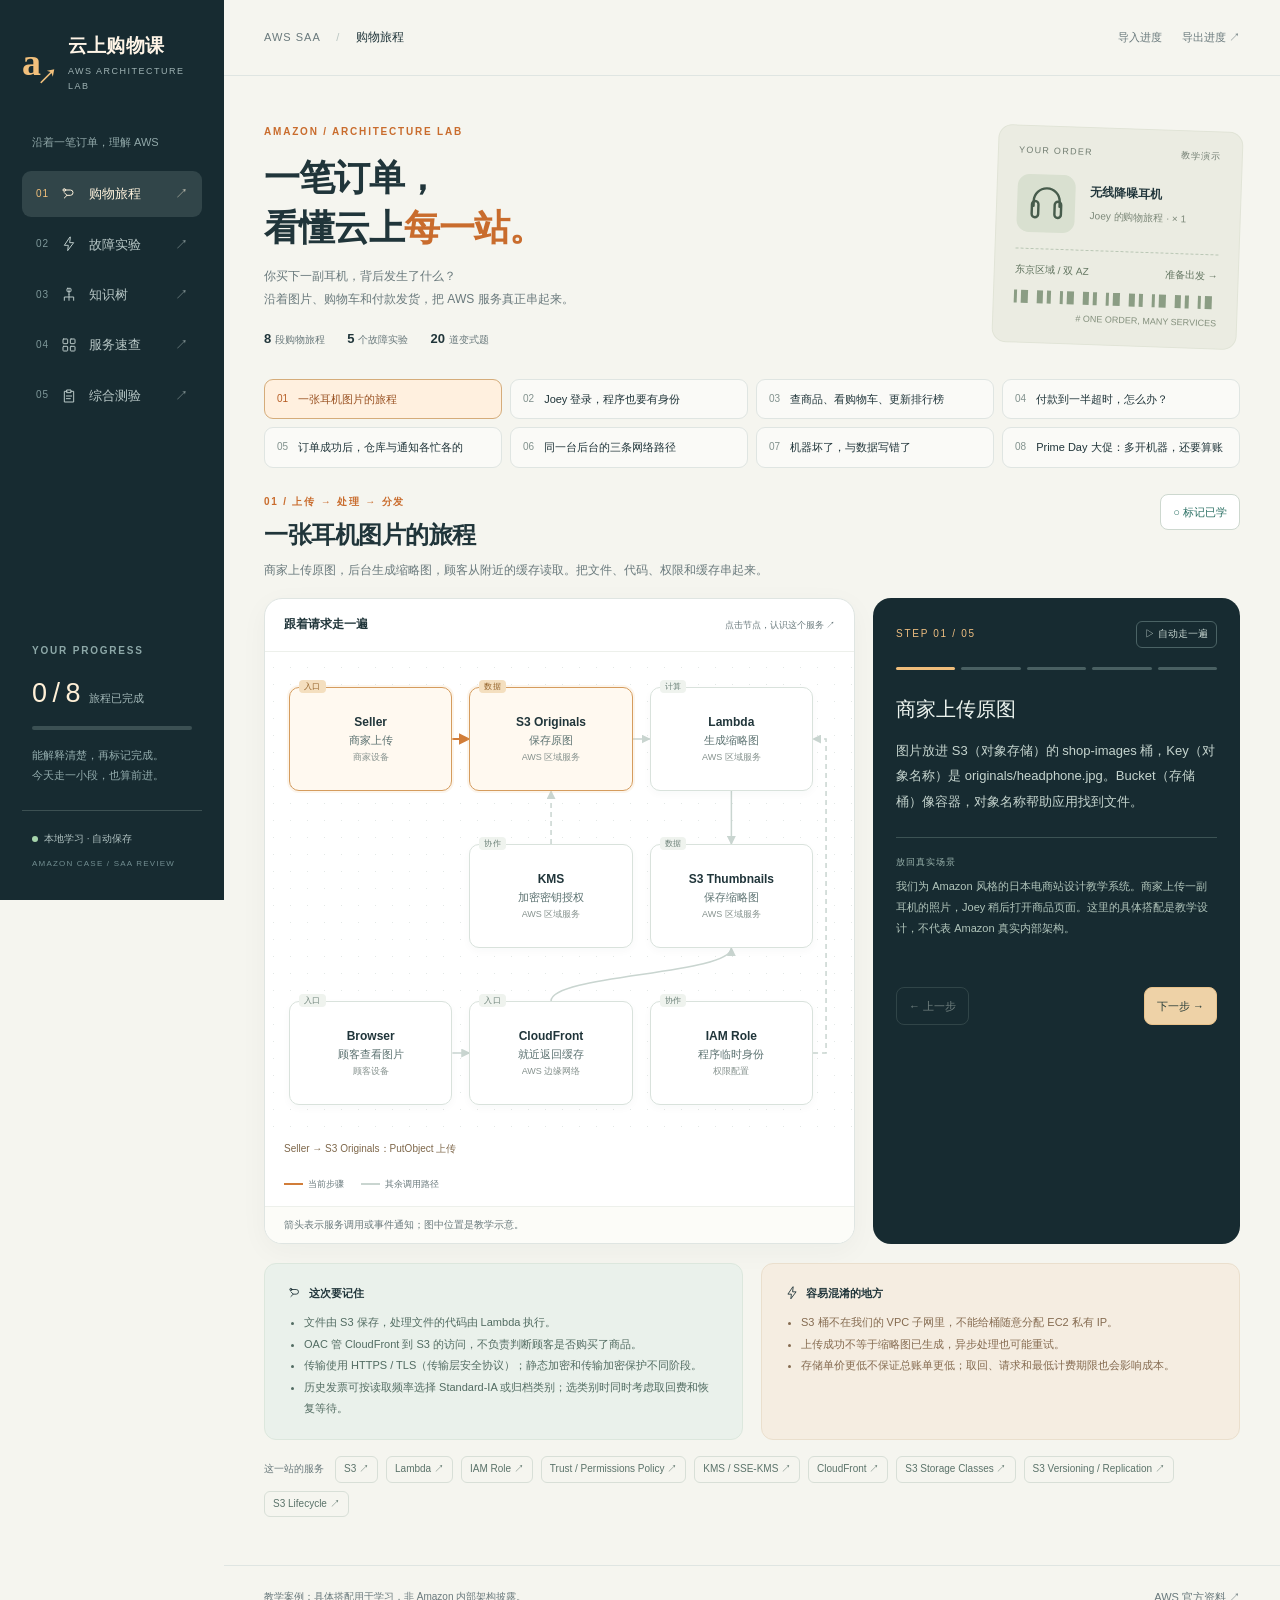
<file: interactive_review/index.html>
<!doctype html>
<html lang="zh-CN">
<head>
  <meta charset="utf-8">
  <meta name="viewport" content="width=device-width,initial-scale=1">
  <meta name="theme-color" content="#172b31">
  <meta name="description" content="沿着一笔 Amazon 订单，用交互架构图、故障实验和场景测验复习 AWS SAA。">
  <title>云上购物课 · AWS 交互复习</title>
  <link rel="icon" href="favicon.svg" type="image/svg+xml">
  <link rel="stylesheet" href="styles.css">
  <script src="content.js" defer></script>
  <script src="labs.js" defer></script>
  <script src="quiz.js" defer></script>
  <script src="app.js" defer></script>
</head>
<body>
  <a class="skip-link" href="#main">跳到学习内容</a>
  <aside class="sidebar" aria-label="学习导航">
    <a class="brand" href="#journey" aria-label="云上购物课首页"><span class="brand-mark" aria-hidden="true">a<span>↗</span></span><span>云上购物课<small>AWS ARCHITECTURE LAB</small></span></a>
    <div class="sidebar-label">沿着一笔订单，理解 AWS</div>
    <nav id="navigation" aria-label="学习模块"></nav>
    <div class="sidebar-progress"><span class="eyebrow">YOUR PROGRESS</span><div class="progress-line"><strong id="progress-count">0 / 8</strong><span>旅程已完成</span></div><div class="progress-track" role="progressbar" aria-label="章节学习进度" aria-valuemin="0" aria-valuemax="8" aria-valuenow="0" id="chapter-progress"><span></span></div><p>能解释清楚，再标记完成。<br>今天走一小段，也算前进。</p></div>
    <div class="sidebar-bottom"><span class="status-dot"></span><span id="storage-label">本地学习 · 自动保存</span><small>AMAZON CASE / SAA REVIEW</small></div>
  </aside>
  <div class="app-shell">
    <header class="topbar"><div class="breadcrumb">AWS SAA <span>/</span> <strong id="breadcrumb-label">购物旅程</strong></div><div class="top-actions"><button class="text-button" data-action="import">导入进度</button><button class="text-button" data-action="export">导出进度 <span aria-hidden="true">↗</span></button></div></header>
    <main id="main" tabindex="-1"></main>
    <footer class="site-footer"><span>教学案例：具体搭配用于学习，非 Amazon 内部架构披露。</span><button class="text-button" data-view="sources">AWS 官方资料 ↗</button></footer>
  </div>
  <div class="toast" id="toast" role="status" hidden></div>
  <dialog id="service-dialog" aria-labelledby="dialog-heading"><button class="dialog-close" data-action="close-dialog" aria-label="关闭服务解释">×</button><div id="dialog-content"></div></dialog>
  <input type="file" id="import-progress" accept="application/json,.json" hidden>
  <noscript><p class="no-script">请开启 JavaScript，以使用交互架构图、测验和进度保存。</p></noscript>
</body>
</html>
</file>
<file: interactive_review/styles.css>
:root{--bg:#f5f5ef;--paper:#fff;--ink:#20353a;--muted:#69797c;--line:#dfe5e2;--nav:#172b31;--orange:#c96c2d;--orange-soft:#fff0df;--teal:#2b7064;--teal-soft:#eaf3ef;--blue:#466c9a;--blue-soft:#edf2f8;--danger:#a74637;--shadow:0 7px 28px #1a36350a;--radius:18px}
*{box-sizing:border-box}body{margin:0;background:var(--bg);color:var(--ink);font:14px/1.65 -apple-system,BlinkMacSystemFont,"Segoe UI","PingFang SC","Microsoft YaHei",sans-serif}button,input,select{font:inherit}button,a,input,select,summary{touch-action:manipulation;-webkit-tap-highlight-color:transparent}button{cursor:pointer}button:disabled{cursor:default;opacity:.45}a{color:var(--teal);text-underline-offset:4px}button:focus-visible,a:focus-visible,input:focus-visible,select:focus-visible,summary:focus-visible{outline:3px solid #d8a14f;outline-offset:4px}h1,h2,h3,p{margin:0}button{color:inherit}svg{display:block}button svg{pointer-events:none}[hidden]{display:none!important}.skip-link{position:fixed;top:-80px;left:240px;z-index:20;padding:10px 16px;background:white}.skip-link:focus{top:12px}
.sidebar{position:fixed;inset:0 auto 0 0;width:224px;background:var(--nav);color:#edf2ec;padding:30px 22px;display:flex;flex-direction:column;z-index:5}.brand{display:flex;align-items:center;gap:11px;color:#fff5e7;text-decoration:none;font-size:19px;font-weight:650;letter-spacing:.3px}.brand small{display:block;font-size:9px;color:#9eb2b3;font-weight:500;letter-spacing:1.5px;margin-top:3px}.brand-mark{position:relative;font-size:38px;line-height:1;width:37px;font-weight:650;font-family:Georgia,serif;color:#f2c07c}.brand-mark span{position:absolute;bottom:-6px;right:0;font-size:20px}.sidebar-label{font-size:11px;color:#91a8a9;margin:39px 10px 15px}.nav-item{border:0;width:100%;display:flex;align-items:center;gap:12px;background:transparent;color:#b9c8c7;text-align:left;padding:12px 14px;border-radius:9px;margin:5px 0;font-size:13px}.nav-item:hover{background:#ffffff0a;color:white}.nav-item.active{background:#314549;color:#fff3dd}.nav-item.active .nav-number{color:#f2c07c}.nav-number{font-size:10px;color:#7f989a;letter-spacing:1px}.nav-item .nav-icon{margin-left:auto;opacity:.65}.sidebar-progress{margin-top:auto;padding:25px 10px 24px}.eyebrow{font-size:10px;letter-spacing:1.8px;font-weight:650;color:var(--muted)}.sidebar .eyebrow{color:#8da8a8}.progress-line{display:flex;align-items:baseline;gap:9px;margin:10px 0}.progress-line strong{font-size:27px;font-weight:500;color:#fff0d7;letter-spacing:-1px}.progress-line span{font-size:11px;color:#a2b7b7}.progress-track{height:4px;border-radius:8px;overflow:hidden;background:#3b5053}.progress-track span{height:100%;display:block;background:#efbc76;transition:width .3s}.sidebar-progress p{font-size:11px;color:#93acad;margin-top:15px;line-height:1.9}.sidebar-bottom{border-top:1px solid #3c5052;padding:20px 10px 0;font-size:10px;color:#b0c2c1}.status-dot{display:inline-block;width:6px;height:6px;border-radius:100%;background:#a6d4ab;margin-right:6px}.sidebar-bottom small{display:block;color:#728e91;font-size:8px;letter-spacing:1.2px;margin-top:9px}.app-shell{margin-left:224px;min-width:0}.topbar{height:76px;border-bottom:1px solid var(--line);display:flex;align-items:center;justify-content:space-between;padding:0 40px;gap:15px}.breadcrumb{font-size:11px;color:var(--muted);letter-spacing:1px}.breadcrumb span{margin:0 12px;color:#bac6c2}.breadcrumb strong{font-size:12px;letter-spacing:0;font-weight:500;color:var(--ink)}.top-actions{display:flex;gap:20px}.text-button{border:0;background:none;padding:4px 0;font-size:11px;color:var(--muted);white-space:nowrap}.text-button:hover{color:var(--orange)}main{padding:28px 40px 48px;max-width:1540px;margin:auto;outline:none}.site-footer{border-top:1px solid var(--line);display:flex;justify-content:space-between;align-items:center;gap:14px;padding:18px 40px;font-size:10px;color:var(--muted)}
.hero{display:flex;align-items:center;justify-content:space-between;gap:30px;padding:20px 0 27px}.hero .eyebrow{color:var(--orange)}.hero h1{font-size:36px;line-height:1.4;letter-spacing:-1px;font-weight:650;margin:12px 0}.hero h1 span{color:var(--orange)}.hero p{font-size:12px;color:var(--muted);max-width:500px;line-height:1.9}.hero-meta{display:flex;gap:22px;margin-top:17px;color:var(--muted);font-size:10px}.hero-meta strong{color:var(--ink);font-size:13px;font-weight:650;margin-right:4px}.order-ticket{width:245px;flex-shrink:0;background:#ebece2;border:1px solid #e1e4d7;border-radius:14px;padding:17px 20px;transform:rotate(2deg)}.ticket-heading{display:flex;justify-content:space-between;font-size:9px;letter-spacing:1.3px;color:#727e72}.ticket-product{display:flex;gap:15px;align-items:center;padding:16px 0;border-bottom:1px dashed #bac7b5}.headphones{width:58px;height:58px;background:#d9e0d0;border-radius:12px;display:grid;place-items:center;color:#475c4c}.ticket-product strong{font-size:12px;display:block;font-weight:600}.ticket-product span{font-size:10px;color:#7c8879}.ticket-route{margin-top:13px;font-size:10px;color:#61745f;display:flex;justify-content:space-between}.ticket-bottom{display:flex;align-items:center;gap:4px;margin-top:12px}.ticket-bottom i{height:13px;flex:1;background:#8b9d84}.ticket-bottom i:nth-child(2n){flex:2}.ticket-bottom i:nth-child(3n){background:transparent;flex:.4}.ticket-note{font-size:9px;color:#84907d;margin-top:7px;text-align:right}.chapter-strip{display:grid;grid-template-columns:repeat(4,minmax(0,1fr));gap:8px;margin:3px 0 26px}.chapter-button{display:flex;align-items:center;gap:10px;text-align:left;border:1px solid var(--line);background:#ffffff75;border-radius:9px;padding:10px 12px;min-width:0;font-size:11px}.chapter-button .chapter-index{font-size:10px;color:#82928e;flex-shrink:0}.chapter-button .chapter-label{overflow:hidden;text-overflow:ellipsis;white-space:nowrap}.chapter-button:hover{border-color:#b6c4bd;background:white}.chapter-button.active{border-color:#d5ac7a;background:var(--orange-soft);color:#985021}.chapter-button.active .chapter-index{color:#b65d25}.chapter-button.complete .chapter-index{color:var(--teal)}.section-header{display:flex;justify-content:space-between;align-items:flex-start;gap:18px;margin-bottom:18px}.section-header h2,.page-heading h1{font-size:24px;font-weight:600;letter-spacing:-.5px}.section-header .eyebrow{margin-bottom:5px;color:var(--orange)}.section-header p,.page-heading p{font-size:12px;color:var(--muted);margin-top:6px}.page-heading{margin:11px 0 26px}.page-heading .eyebrow{color:var(--orange);margin-bottom:10px}.complete-button{border:1px solid #cdd8cf;border-radius:8px;padding:8px 12px;background:white;color:var(--teal);font-size:11px;white-space:nowrap}.complete-button[aria-pressed=true]{background:var(--teal-soft)}.workspace{display:grid;grid-template-columns:minmax(0,1.45fr) minmax(300px,.9fr);gap:18px;align-items:stretch}.diagram-panel{min-width:0;background:var(--paper);border:1px solid var(--line);border-radius:var(--radius);overflow:hidden;box-shadow:var(--shadow)}.panel-toolbar{padding:16px 19px;display:flex;justify-content:space-between;align-items:center;gap:15px;border-bottom:1px solid #edf0eb}.panel-toolbar strong{font-size:12px;font-weight:600}.panel-caption{font-size:9px;color:var(--muted)}.graph-stage{position:relative;background-image:radial-gradient(#c9d3ce80 .7px,transparent .7px);background-size:17px 17px;margin:7px 0;min-height:175px}.graph-stage svg.connections{position:absolute;inset:0;width:100%;height:100%;overflow:visible;pointer-events:none}.graph-edge{fill:none;stroke:#c9d5d0;stroke-width:1.5;transition:stroke .25s}.graph-edge.active{stroke:#d17d39;stroke-width:2}.graph-edge.control{stroke-dasharray:5 4}.graph-edge.failed{stroke:#bf8175;stroke-dasharray:3 4}.service-node{position:absolute;background:white;border:1px solid #d9e2dc;border-radius:10px;display:flex;flex-direction:column;justify-content:center;align-items:center;text-align:center;gap:2px;padding:8px 7px;color:var(--ink);box-shadow:0 3px 9px #1a363508;transition:border-color .25s,background .25s,box-shadow .2s}.service-node:hover{border-color:#c79a66;box-shadow:0 3px 13px #172b3112}.service-node.is-active{border-color:#d59c5e;background:#fff9f0;box-shadow:0 0 0 2px #e7bd8226}.service-node.is-failed{border-color:#c48273;background:#fff3ef}.node-title{font-size:12px;line-height:1.4;font-weight:650;overflow-wrap:anywhere}.node-subtitle{font-size:11px;color:#5c7271;line-height:1.4}.node-zone{font-size:9px;color:#86928e;max-width:100%;white-space:nowrap;overflow:hidden;text-overflow:ellipsis}.node-kind{font-size:8px;letter-spacing:.4px;border-radius:4px;background:#eff3ee;color:#6b8077;padding:0 5px;position:absolute;top:-8px;left:9px}.service-node.is-active .node-kind{background:#f4dfbf;color:#926127}.graph-legend{display:flex;gap:17px;flex-wrap:wrap;align-items:center;font-size:9px;color:var(--muted);padding:6px 19px 14px}.legend-line{display:inline-block;width:19px;height:2px;vertical-align:middle;margin-right:5px;background:#d17d39}.legend-line.muted{background:#c9d5d0}.graph-help{font-size:10px;color:var(--muted);padding:10px 19px;border-top:1px solid #edf0eb;background:#fcfcf8}.step-panel{display:flex;flex-direction:column;padding:23px;background:var(--nav);color:#edf4ef;border-radius:var(--radius);min-width:0}.step-counter{color:#edbd80;font-size:10px;letter-spacing:1.7px;display:flex;justify-content:space-between;align-items:center}.play-button{background:none;color:#c3d2cd;border:1px solid #4b6365;padding:4px 8px;border-radius:6px;font-size:10px;letter-spacing:0}.step-dots{display:flex;gap:6px;margin:19px 0 24px}.step-dot{height:3px;flex:1;background:#496062;border-radius:5px}.step-dot.active{background:#efbd7b}.step-panel h3{font-size:20px;line-height:1.55;font-weight:550;margin-bottom:13px}.step-body{font-size:13px;color:#c5d4ce;line-height:1.95;white-space:pre-line}.story-label{font-size:9px;color:#98b1ab;letter-spacing:1px;margin-bottom:5px}.step-story{border-top:1px solid #3c5354;margin-top:23px;padding-top:16px;font-size:11px;color:#b1c5bb;line-height:1.9}.step-controls{display:flex;justify-content:space-between;align-items:center;gap:12px;margin-top:auto;padding-top:26px}.step-controls button{background:transparent;border:1px solid #506564;border-radius:8px;padding:9px 12px;font-size:11px;color:#dfe9df}.step-controls button.next{border-color:#e9c28b;background:#eed2a7;color:#293e39}.next:hover{filter:brightness(.97)}.next-chapter{border:0;color:var(--orange);background:none;font-size:12px;padding:12px 0}.takeaway-grid{display:grid;grid-template-columns:1fr 1fr;gap:18px;margin-top:19px}.note-box{padding:20px 23px;background:#eaf1eb;border:1px solid #dce7dd;border-radius:12px}.note-box.pitfall{background:#f5ede1;border-color:#eadfcd}.note-title{font-size:11px;font-weight:650;display:flex;gap:7px;align-items:center;margin-bottom:10px}.note-box ul{margin:0;padding-left:16px;font-size:11px;color:#526c62;line-height:1.95}.note-box.pitfall ul{color:#856b50}.related-row{display:flex;gap:8px;flex-wrap:wrap;margin-top:16px;align-items:center}.related-row>span{font-size:10px;color:var(--muted);margin-right:3px}.service-chip{font-size:10px;border:1px solid #d8dfd7;border-radius:6px;padding:4px 8px;background:transparent;color:#5b736a}.service-chip:hover{background:white;border-color:#a8bfb1}.btn{display:inline-flex;justify-content:center;align-items:center;gap:9px;border:1px solid var(--line);border-radius:9px;padding:10px 16px;background:white;font-size:12px;text-decoration:none;color:var(--ink)}.btn.primary{color:#fff8e9;background:var(--nav);border-color:var(--nav)}.btn.orange{background:#eed2a7;border-color:#e4c08d;color:#354739}.btn:disabled{opacity:.4}.btn:hover:not(:disabled){filter:brightness(.97)}.button-row{display:flex;gap:10px;flex-wrap:wrap;align-items:center}.section-card{background:white;border:1px solid var(--line);border-radius:var(--radius);padding:24px;box-shadow:var(--shadow)}
.lab-tabs{display:flex;gap:8px;flex-wrap:wrap;margin-bottom:23px}.lab-tab{font-size:11px;text-align:left;padding:9px 13px;border:1px solid var(--line);border-radius:8px;background:#ffffff75}.lab-tab.active{background:var(--nav);color:#fff4df;border-color:var(--nav)}.lab-description{font-size:12px;color:var(--muted);margin-bottom:18px;max-width:850px}.lab-result{display:flex;flex-direction:column;background:white;border:1px solid var(--line);border-radius:var(--radius);padding:23px}.state-label{font-size:10px;letter-spacing:1px;color:var(--muted);margin-bottom:9px}.state-options{display:grid;gap:8px}.state-option{padding:10px 12px;text-align:left;border:1px solid var(--line);border-radius:8px;background:transparent;font-size:11px;line-height:1.7}.state-option[aria-pressed=true]{border-color:#c99a68;background:var(--orange-soft)}.result-block{margin-top:23px;border-top:1px solid var(--line);padding-top:18px}.result-block h3{font-size:17px;font-weight:600;line-height:1.6;margin:8px 0}.result-block p{font-size:12px;color:var(--muted);line-height:1.95}.status-label{font-size:10px;color:var(--teal)}.status-label.warning{color:#a96c25}.status-label.danger{color:var(--danger)}.lesson-rule{margin-top:20px;font-size:12px;color:#496b5d;padding:16px 20px;border-left:3px solid #8ea894;background:#eaf1eb}
.graph-path-detail{font-size:10px;line-height:1.85;color:#7e674a;padding:0 19px 12px;overflow-wrap:anywhere}
.step-controls{margin-top:22px}
@media(max-width:800px){.skip-link{left:16px}}
@media(max-width:560px){.workspace .step-panel{order:-1}.step-panel{min-height:0}.step-panel .step-story{font-size:11px}.step-panel .step-controls{padding-top:18px}.graph-path-detail{font-size:11px}}
.library-tools{display:flex;justify-content:space-between;align-items:center;gap:14px;margin-bottom:22px}.search-box{position:relative;flex:1;max-width:500px}.search-box input{width:100%;padding:12px 16px;border:1px solid #d6e0d9;border-radius:9px;background:white;font-size:12px;color:var(--ink)}select{padding:11px 13px;border:1px solid #d6e0d9;border-radius:9px;background:white;color:var(--ink);font-size:12px;max-width:100%}.library-count{font-size:11px;color:var(--muted);margin:-8px 0 16px}.service-grid{display:grid;grid-template-columns:repeat(3,minmax(0,1fr));gap:13px}.service-card{border:1px solid var(--line);border-radius:12px;background:white;padding:20px;display:flex;flex-direction:column;align-items:flex-start;text-align:left;min-width:0;box-shadow:0 2px 7px #20352b03}.service-card:hover{border-color:#b9c9be;box-shadow:var(--shadow)}.service-category{font-size:9px;color:#8c9a91;margin-bottom:13px}.service-card h2{font-size:16px;line-height:1.5;font-weight:600;overflow-wrap:anywhere}.service-cn{font-size:11px;color:var(--teal);margin-top:2px}.service-card p{font-size:11px;color:var(--muted);margin:11px 0 14px;line-height:1.9}.card-link{margin-top:auto;color:var(--orange);font-size:10px}.empty-state{text-align:center;padding:60px 20px;color:var(--muted);grid-column:1/-1}.tree-toolbar{display:flex;justify-content:space-between;gap:12px;align-items:center;margin-bottom:17px}.tree-grid{display:grid;grid-template-columns:1fr 1fr;gap:15px;align-items:start}.tree-branch{background:white;border:1px solid var(--line);border-radius:12px;overflow:hidden}.tree-branch>summary{list-style:none;padding:17px 20px;cursor:pointer;font-size:13px;font-weight:600;display:flex;align-items:center;gap:10px}.tree-branch>summary::-webkit-details-marker{display:none}.tree-branch>summary:after{content:'+';margin-left:auto;color:#8a9b91;font-weight:400}.tree-branch[open]>summary:after{content:'−'}.branch-number{font-size:10px;color:var(--orange);font-weight:500}.tree-items{margin:0 22px 21px;padding-left:19px;border-left:1px solid #cbdacf;list-style:none}.tree-items li{position:relative;padding:7px 0 7px 1px}.tree-items li:before{content:'';position:absolute;top:19px;left:-19px;width:13px;border-top:1px solid #cbdacf}.tree-items strong{font-size:12px;font-weight:550;display:block;overflow-wrap:anywhere}.tree-items span{font-size:11px;color:var(--muted);display:block;margin-top:2px;line-height:1.8}
.quiz-intro{padding:38px 40px;display:grid;grid-template-columns:1.4fr .8fr;gap:50px}.quiz-intro h2{font-size:30px;line-height:1.55;letter-spacing:-.6px;margin:12px 0 16px;font-weight:600}.quiz-intro p{font-size:13px;color:var(--muted);line-height:1.95}.quiz-intro .button-row{margin-top:26px}.quiz-rules{list-style:none;margin:0;padding:0;align-self:center}.quiz-rules li{font-size:12px;color:#536d64;padding:17px 0;border-bottom:1px solid var(--line)}.quiz-rules li:last-child{border-bottom:0}.quiz-rules b{font-weight:550;color:var(--ink);display:block;margin-bottom:4px}.quiz-shell{display:grid;grid-template-columns:minmax(0,1fr) 200px;gap:20px}.question-card{padding:27px 31px}.question-top{display:flex;justify-content:space-between;align-items:center;gap:15px;font-size:10px;color:var(--muted);margin-bottom:23px}.question-card h2{font-size:19px;font-weight:550;line-height:1.9;margin-bottom:26px}.answer-options{display:grid;gap:11px}.answer-option{position:relative;display:flex;gap:13px;align-items:flex-start;border:1px solid #dce3dd;border-radius:10px;padding:15px 16px;cursor:pointer;line-height:1.9;font-size:12px}.answer-option:hover{border-color:#b8cbbb}.answer-option.selected{background:#f0f5ee;border-color:#8fae93}.answer-option input{margin-top:7px;accent-color:var(--teal);flex-shrink:0}.answer-letter{font-size:11px;font-weight:600;color:#71877a;padding-top:1px}.question-actions{display:flex;align-items:center;justify-content:space-between;gap:15px;border-top:1px solid var(--line);padding-top:22px;margin-top:27px}.flag-button{border:0;background:transparent;font-size:11px;color:#8a7b5b;padding:0;white-space:nowrap}.flag-button[aria-pressed=true]{color:#b76920}.question-map{align-self:start;padding:20px 17px}.question-map h3{font-size:12px;font-weight:600;margin-bottom:14px}.question-grid{display:grid;grid-template-columns:repeat(4,minmax(0,1fr));gap:7px}.question-number{aspect-ratio:1;border:1px solid var(--line);background:white;border-radius:6px;font-size:11px;position:relative}.question-number.answered{background:var(--teal-soft);border-color:#a5bfae;color:var(--teal)}.question-number.current{outline:2px solid #c69052;outline-offset:1px}.question-number.flagged:after{content:'';position:absolute;right:3px;top:3px;background:#d5a363;width:4px;height:4px;border-radius:50%}.quiz-map-note{font-size:10px;color:var(--muted);margin:15px 0}.quiz-submit{width:100%;margin-top:12px;font-size:11px}.result-hero{display:flex;align-items:center;gap:30px;padding:28px 30px;background:var(--nav);color:#fff3dd;border-radius:var(--radius);margin-bottom:23px}.score-circle{width:110px;height:110px;border:5px solid #68887c;border-top-color:#f0c282;border-radius:50%;flex-shrink:0;display:flex;align-items:baseline;justify-content:center;padding-top:23px;gap:3px}.score-circle strong{font-size:39px;font-weight:500;letter-spacing:-1px}.score-circle span{font-size:12px;color:#a8c1b4}.result-hero h2{font-size:23px;font-weight:550;margin-bottom:7px}.result-hero p{font-size:12px;color:#bfd1c6;margin-bottom:16px}.review-list{display:grid;gap:11px}.review-question{background:white;border:1px solid var(--line);border-radius:11px;padding:17px 20px}.review-question summary{cursor:pointer;display:flex;gap:11px;align-items:flex-start;list-style:none;font-size:12px}.review-question summary::-webkit-details-marker{display:none}.review-status{flex-shrink:0;color:var(--teal);font-size:11px}.review-status.wrong{color:var(--danger)}.review-explanation{margin:17px 0 0 28px;font-size:12px;color:var(--muted);line-height:1.95}.review-explanation .correct-answer{color:var(--teal);margin:6px 0}.why-not{padding-left:18px;font-size:11px}.quiz-note{font-size:10px;color:var(--muted);margin-top:18px}.inline-alert{background:#fff0e9;color:#9b4d35;font-size:12px;padding:12px 16px;border-radius:8px;margin-top:17px}
dialog{border:1px solid #dce4dc;border-radius:18px;padding:34px;max-width:550px;width:calc(100% - 32px);color:var(--ink);box-shadow:0 20px 100px #142b3140}dialog::backdrop{background:#142b3170;backdrop-filter:blur(3px)}.dialog-close{position:absolute;top:12px;right:16px;border:0;background:transparent;color:#7b8a80;font-size:26px;padding:0 5px}.dialog-category{font-size:10px;color:var(--orange);letter-spacing:1px;margin-bottom:14px}.dialog-heading{font-size:26px;line-height:1.4;overflow-wrap:anywhere;font-weight:600}.dialog-cn{color:var(--teal);font-size:13px;margin-top:4px}.dialog-section{margin-top:22px}.dialog-section h3{font-size:11px;color:#7c8f83;margin-bottom:6px;font-weight:500}.dialog-section p{font-size:13px;line-height:1.95}.dialog-boundary{background:#f8f0e4;border-radius:10px;padding:15px 18px;margin:23px 0}.dialog-boundary h3{font-size:11px;color:#936d3b;margin-bottom:5px}.dialog-boundary p{font-size:12px;color:#7e6548;line-height:1.9}.source-list{display:grid;gap:10px;max-width:950px}.source-link{display:flex;align-items:center;justify-content:space-between;gap:18px;background:white;border:1px solid var(--line);border-radius:10px;padding:17px 20px;text-decoration:none;font-size:12px}.source-link:hover{border-color:#a0b8a9}.source-description{max-width:850px;font-size:12px;color:var(--muted);margin-bottom:22px;line-height:1.9}.toast{position:fixed;bottom:25px;left:calc(50% + 112px);transform:translateX(-50%);padding:12px 20px;border-radius:9px;background:var(--nav);color:#fff2d9;box-shadow:var(--shadow);font-size:12px;z-index:20;max-width:calc(100% - 40px)}.no-script{padding:30px}
@media(min-width:1700px){main{padding-top:40px}.hero{padding-bottom:35px}.hero h1{font-size:42px}.graph-stage{margin:16px 0}}
@media(max-width:1250px){.sidebar{width:195px;padding:26px 17px}.app-shell{margin-left:195px}.brand{font-size:17px}.brand small{font-size:8px}.topbar{padding:0 27px}main{padding:22px 27px 38px}.site-footer{padding:17px 27px}.workspace{grid-template-columns:minmax(0,1.2fr) minmax(280px,.9fr)}.step-panel{padding:21px}.order-ticket{width:218px}.hero h1{font-size:32px}.service-grid{grid-template-columns:repeat(2,minmax(0,1fr))}.toast{left:calc(50% + 97px)}}
@media(max-width:1080px){.workspace{grid-template-columns:1fr}.step-panel{min-height:270px}.step-dots{margin:14px 0}.step-story{margin-top:16px}.step-controls{padding-top:22px}.graph-stage{margin:12px 0}.quiz-shell{grid-template-columns:minmax(0,1fr) 160px}.question-card{padding:24px}.question-map{padding:17px 13px}.question-actions{flex-wrap:wrap}.hero-meta{gap:14px}.order-ticket{width:200px}.quiz-intro{gap:28px;padding:28px}.quiz-intro h2{font-size:26px}}
@media(max-width:800px){.sidebar{position:relative;width:auto;inset:auto;flex-direction:row;align-items:center;justify-content:space-between;padding:17px 22px;flex-wrap:wrap;gap:16px}.brand{font-size:18px}.brand small{font-size:8px}.brand-mark{font-size:32px}.sidebar-label,.sidebar-progress,.sidebar-bottom{display:none}.sidebar nav{display:flex;gap:4px;flex-wrap:wrap;width:100%;justify-content:space-between}.nav-item{width:auto;margin:0;gap:7px;padding:8px 9px;font-size:11px}.nav-icon{display:none}.nav-number{font-size:9px}.app-shell{margin:0}.topbar{height:56px;padding:0 22px}.top-actions{gap:16px}main{padding:21px 22px 35px}.hero h1{font-size:31px}.hero{gap:18px;padding:8px 0 24px}.hero p{font-size:11px}.order-ticket{width:205px}.hero-meta{gap:14px;font-size:9px}.hero-meta strong{font-size:11px}.chapter-strip{gap:6px}.chapter-button{font-size:10px;padding:9px 8px;gap:6px}.section-header h2,.page-heading h1{font-size:23px}.toast{left:50%}.site-footer{padding:17px 22px}.tree-grid{gap:11px}.quiz-intro{grid-template-columns:1fr}.quiz-rules{display:grid;grid-template-columns:1fr 1fr;gap:18px}.quiz-rules li{padding:0;border:0}.quiz-shell{grid-template-columns:1fr}.question-map{order:-1;padding:16px 19px}.question-map h3,.quiz-map-note{display:none}.question-grid{grid-template-columns:repeat(10,minmax(0,1fr));gap:7px}.question-number{aspect-ratio:auto;min-height:30px}.quiz-submit{margin-top:12px;width:auto}.question-map{display:flex;flex-direction:column}.result-hero{gap:23px}.lab-tabs{gap:6px}.lab-tab{font-size:10px;padding:8px 10px}}
@media(max-width:560px){.sidebar{padding:17px 15px;gap:17px}.nav-item{padding:7px 7px;gap:5px}.nav-number{display:none}.sidebar nav{gap:2px}.topbar{padding:0 17px}.top-actions{gap:13px}.text-button{font-size:10px}.breadcrumb{font-size:10px}.breadcrumb span{margin:0 7px}.breadcrumb strong{font-size:11px}main{padding:20px 16px 32px}.hero{padding:3px 0 23px;display:block}.hero h1{font-size:31px;letter-spacing:-.8px}.hero p{font-size:12px;max-width:360px}.hero-meta{gap:22px;margin-top:16px;font-size:10px}.order-ticket{display:none}.chapter-strip{grid-template-columns:repeat(2,minmax(0,1fr));gap:7px;margin-bottom:25px}.chapter-button{padding:9px 12px;font-size:11px}.section-header{gap:10px;align-items:center}.section-header h2{font-size:21px}.section-header p{font-size:11px}.complete-button{font-size:10px;padding:7px 9px}.section-header .eyebrow{font-size:9px}.panel-toolbar{padding:14px 15px}.panel-toolbar strong{font-size:11px}.panel-caption{font-size:8px}.graph-help{font-size:9px;padding:10px 15px}.step-panel{padding:22px}.step-panel h3{font-size:19px}.step-body{font-size:13px}.takeaway-grid{grid-template-columns:1fr;gap:11px}.note-box{padding:18px 20px}.note-box ul{font-size:12px}.related-row{gap:6px}.related-row>span{width:100%}.service-chip{font-size:10px}.site-footer{display:block;padding:17px 18px;font-size:9px}.site-footer .text-button{display:block;margin-top:8px}.page-heading{margin:7px 0 22px}.page-heading h1{font-size:25px;line-height:1.55}.page-heading p{font-size:12px;line-height:1.9}.library-tools{flex-direction:column;align-items:stretch;gap:9px}.search-box{max-width:none}.service-grid{grid-template-columns:1fr}.service-card{padding:19px}.service-card h2{font-size:18px}.service-card p{font-size:12px}.tree-grid{grid-template-columns:1fr}.tree-items strong{font-size:13px}.tree-items span{font-size:12px}.tree-toolbar{align-items:flex-start}.lab-tabs{display:grid;grid-template-columns:1fr 1fr}.lab-tab{font-size:11px}.lab-result{padding:21px}.state-option{font-size:12px}.result-block p{font-size:13px}.lesson-rule{font-size:12px}.quiz-intro{padding:25px}.quiz-intro h2{font-size:26px}.quiz-rules{grid-template-columns:1fr;gap:20px}.question-card{padding:21px}.question-top{margin-bottom:20px}.question-card h2{font-size:17px;line-height:1.9}.answer-option{padding:12px 11px;gap:9px;font-size:12px}.question-map{padding:15px}.question-grid{gap:5px}.question-number{font-size:10px;min-height:26px}.question-actions{gap:18px;align-items:flex-start}.question-actions .button-row{width:100%;justify-content:space-between}.result-hero{display:block;padding:24px}.score-circle{width:95px;height:95px;padding-top:17px;margin-bottom:18px}.score-circle strong{font-size:34px}.result-hero h2{font-size:21px}.review-question{padding:16px}.review-explanation{margin-left:0}.review-question summary{font-size:12px}dialog{padding:28px 24px}.dialog-heading{font-size:24px}.source-link{padding:16px}.source-description{font-size:12px}}
@media(prefers-reduced-motion:reduce){*,*:before,*:after{animation:none!important;transition:none!important;scroll-behavior:auto!important}}
@media print{.sidebar,.topbar,.site-footer,.chapter-strip,.step-controls,.play-button,.top-actions{display:none}.app-shell{margin:0}body{background:white}main{padding:0}.workspace,.takeaway-grid{display:block}.step-panel{color:#20353a;background:#f2f5ef;margin-top:15px}.step-body,.step-story{color:#20353a}.diagram-panel,.note-box{break-inside:avoid}}
</file>
